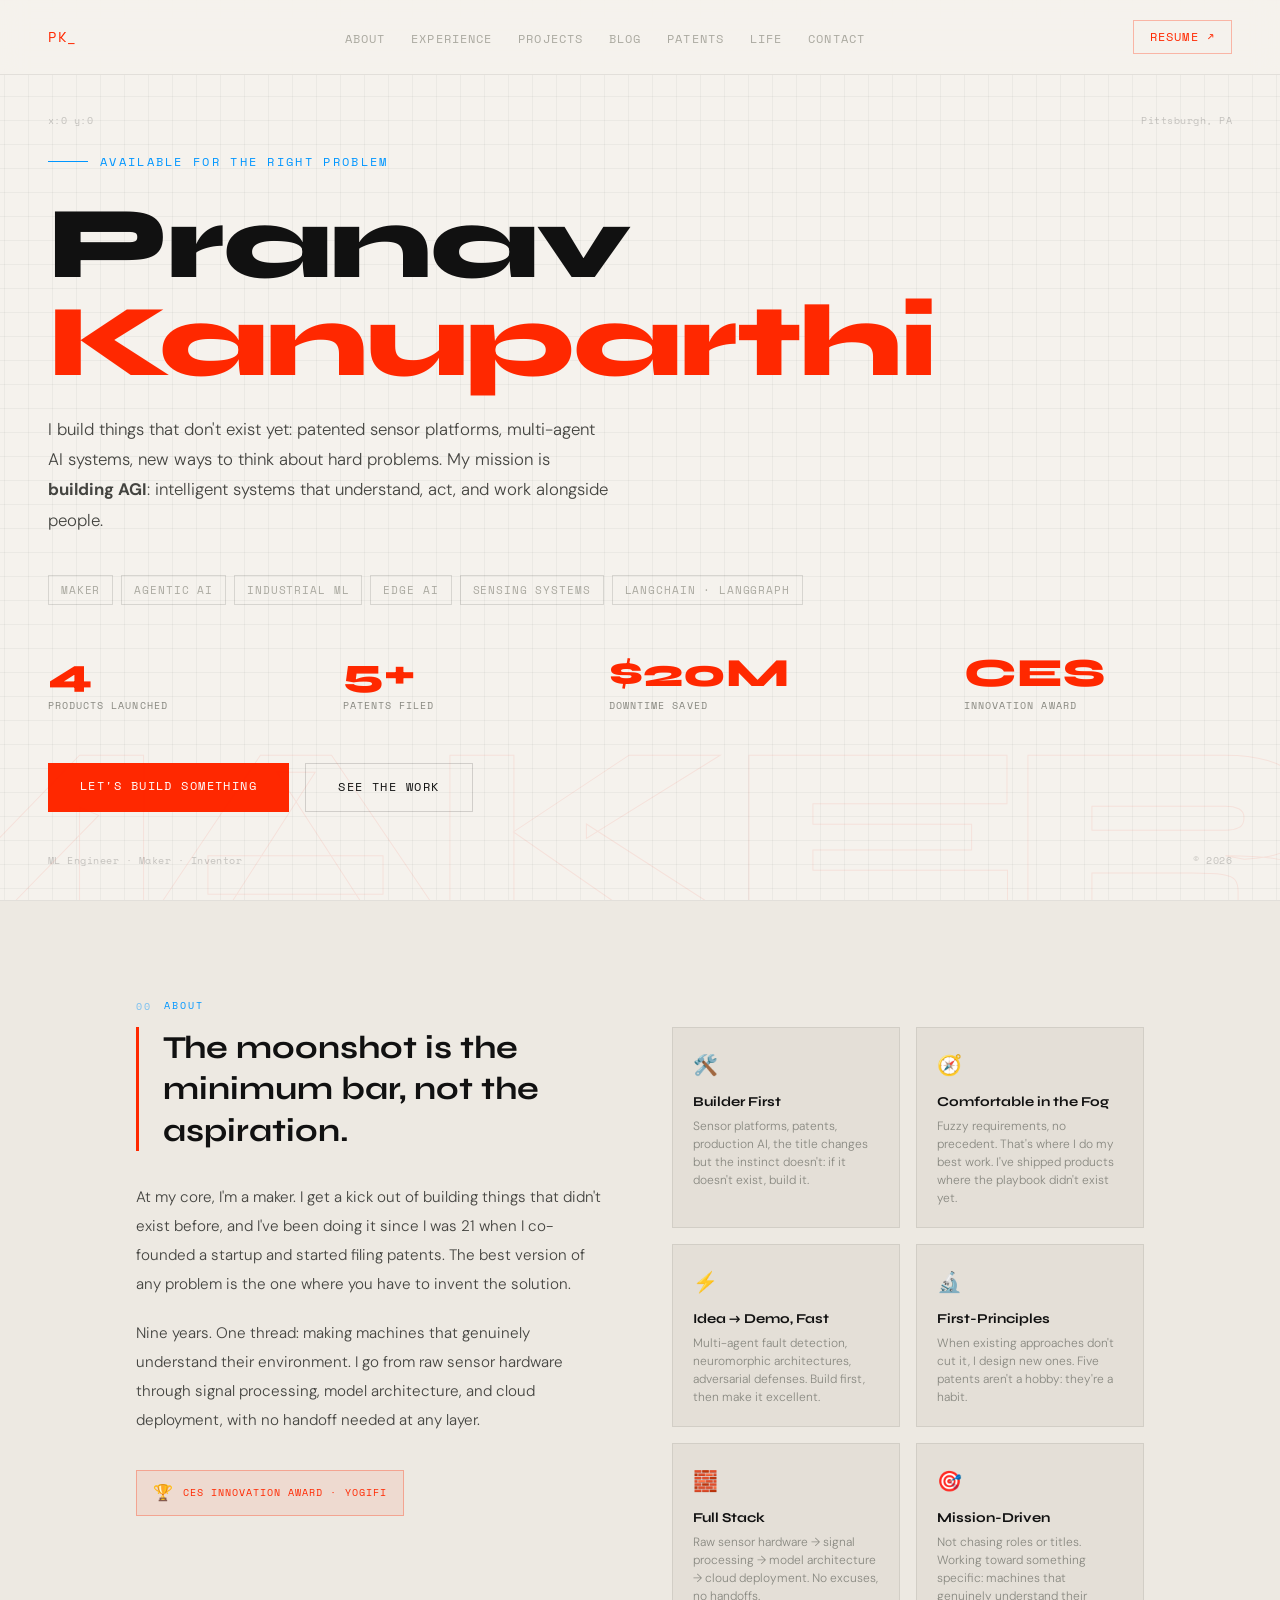
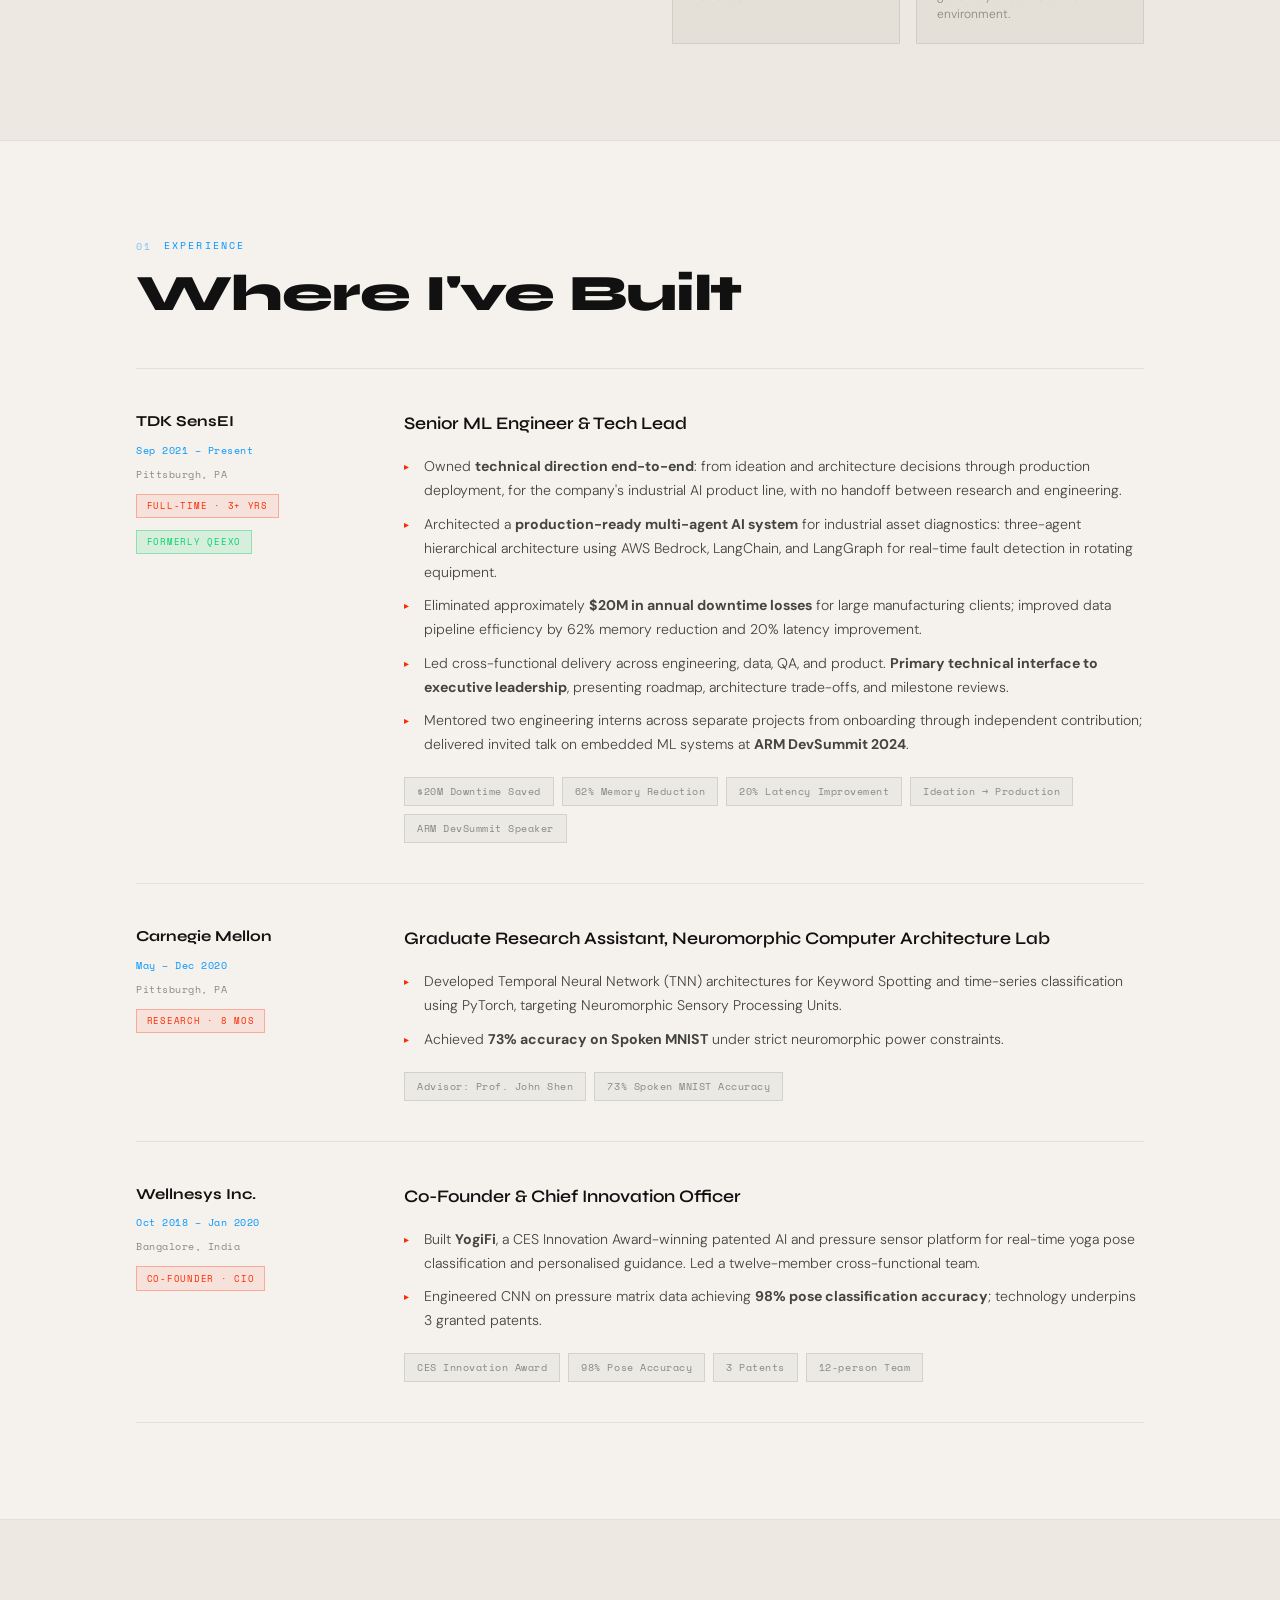
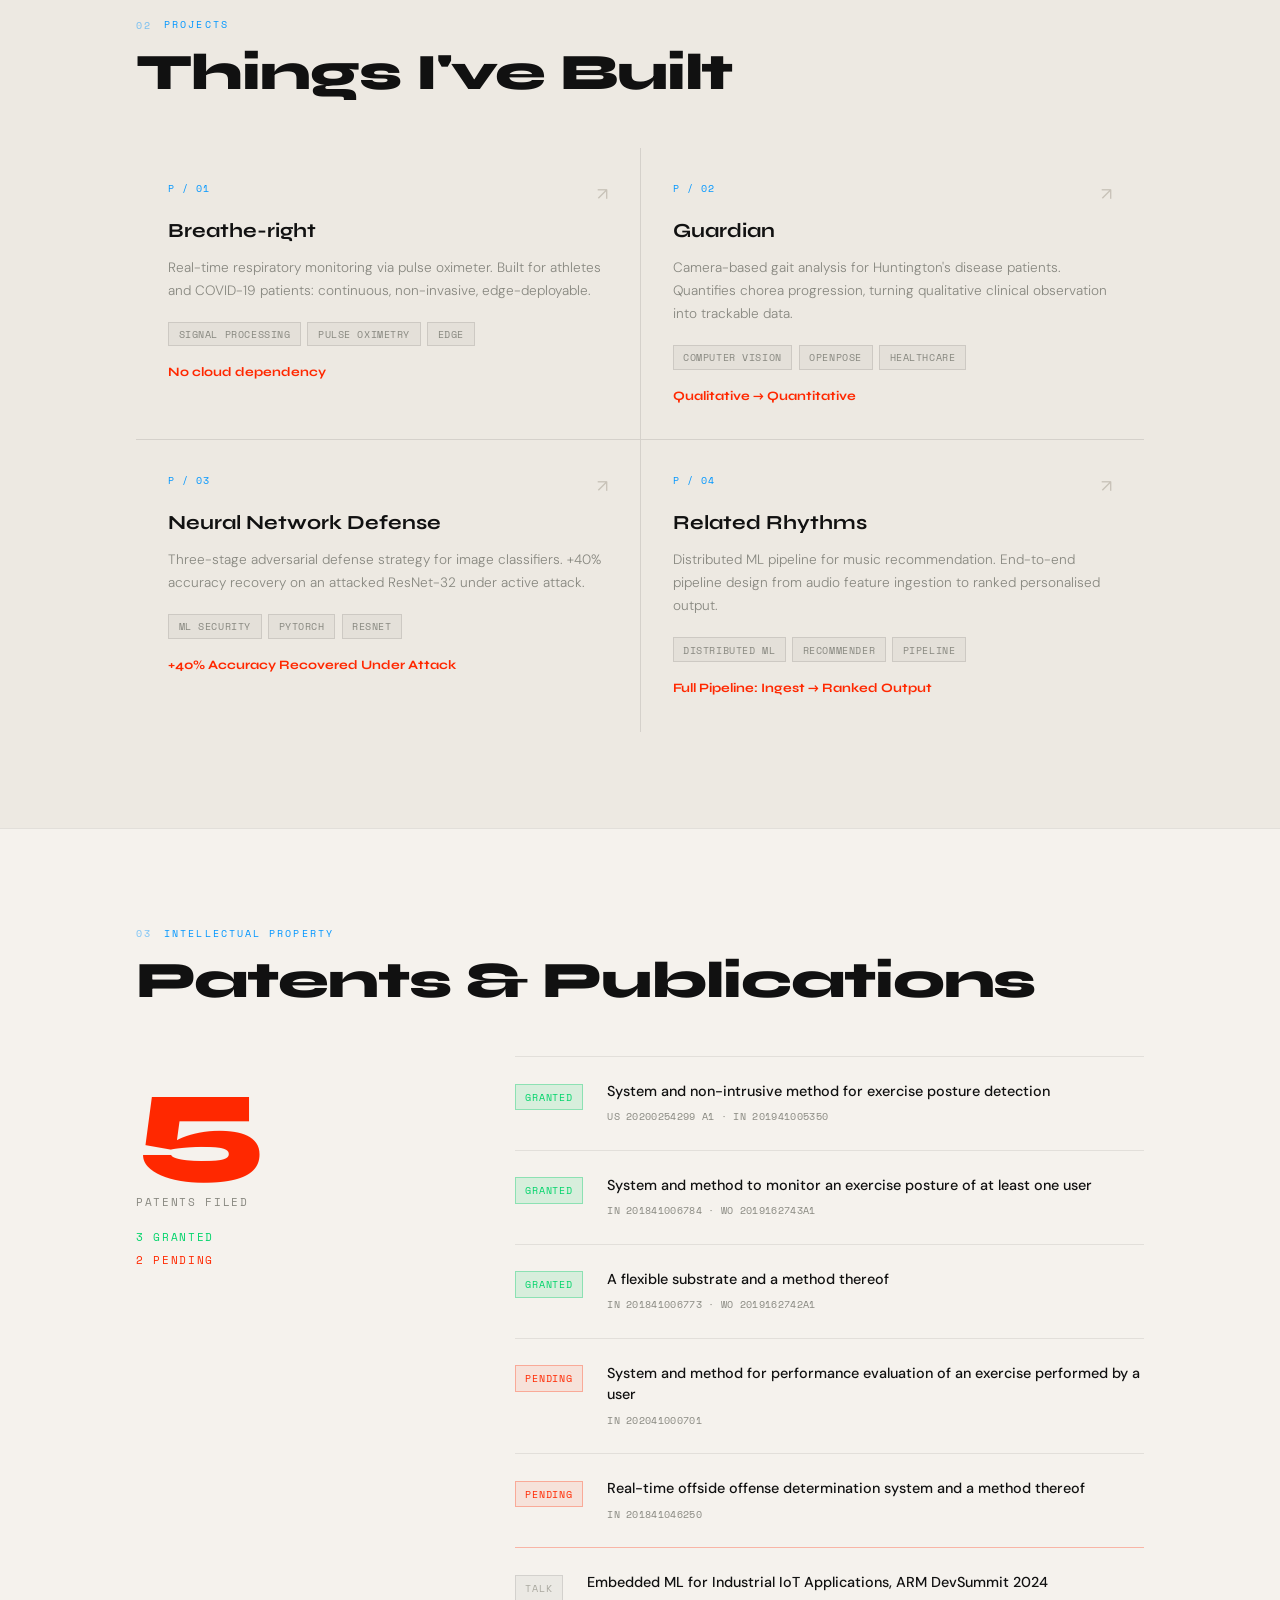
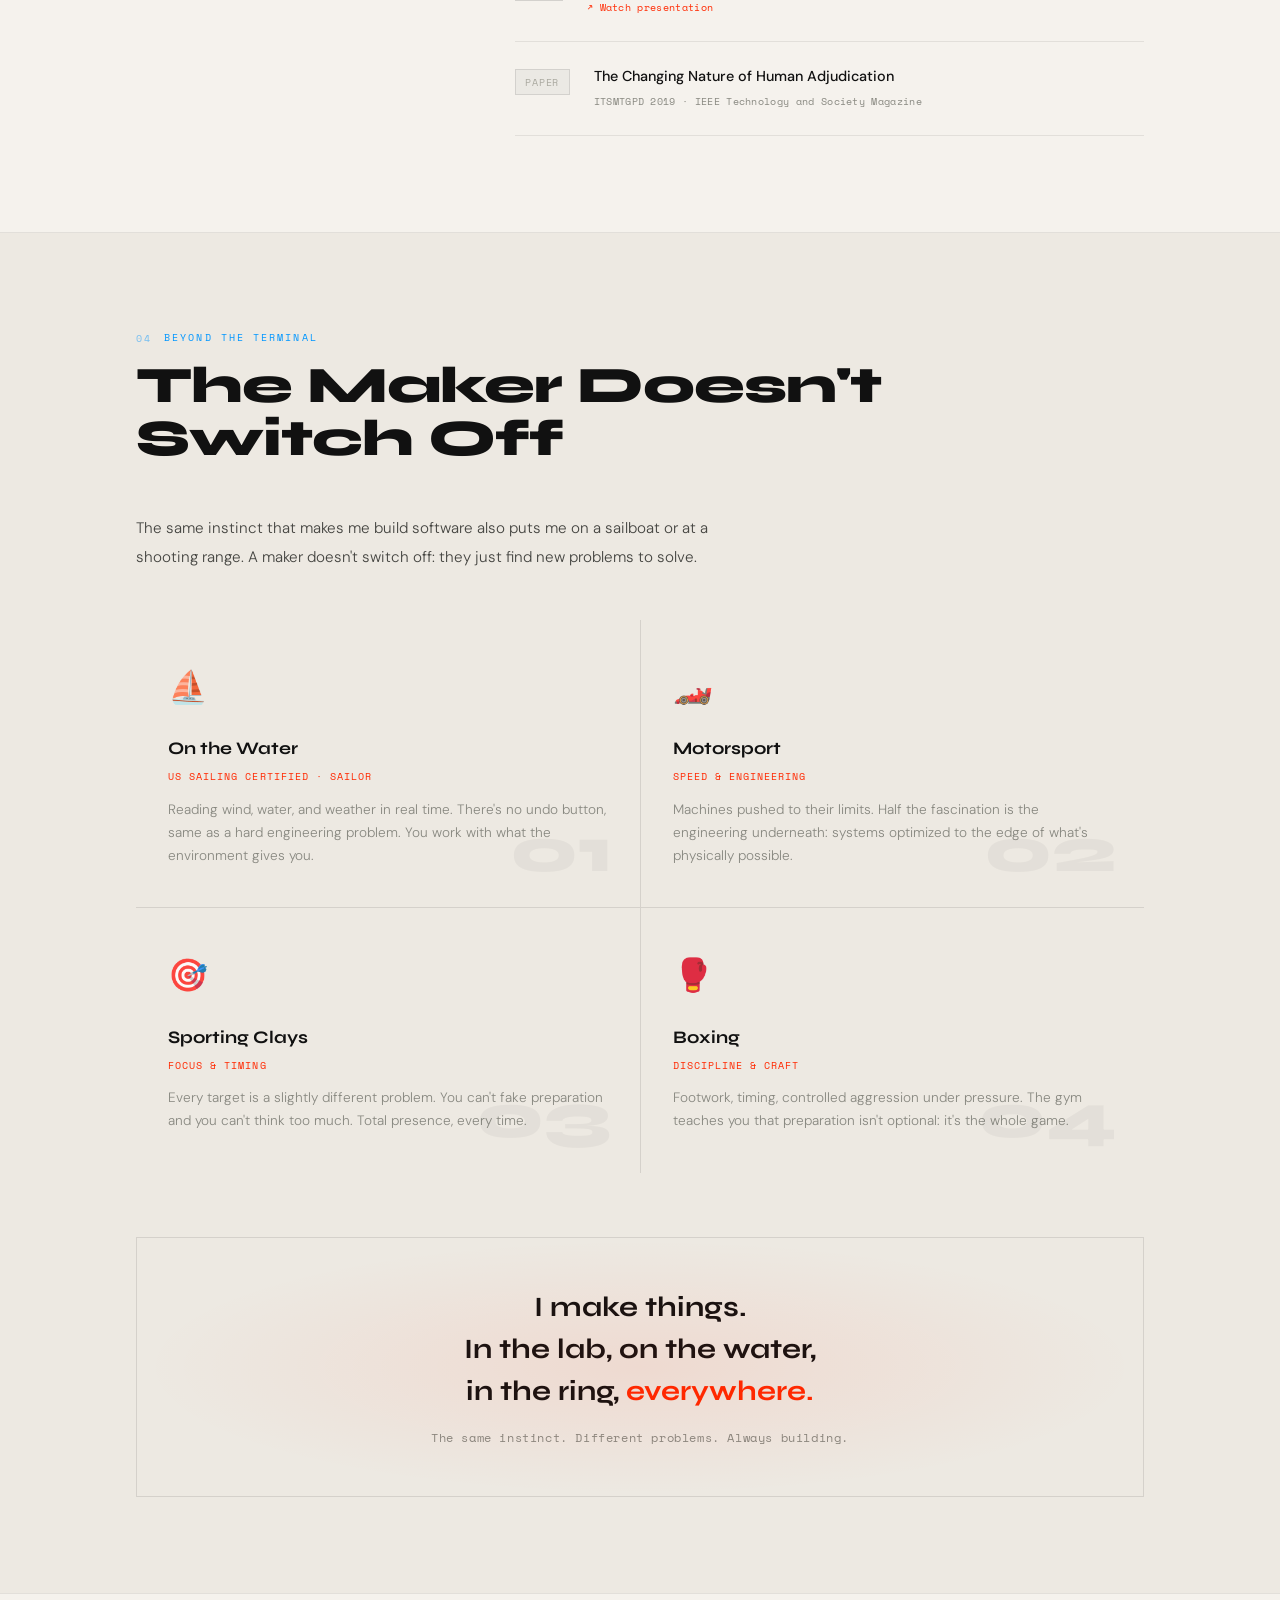
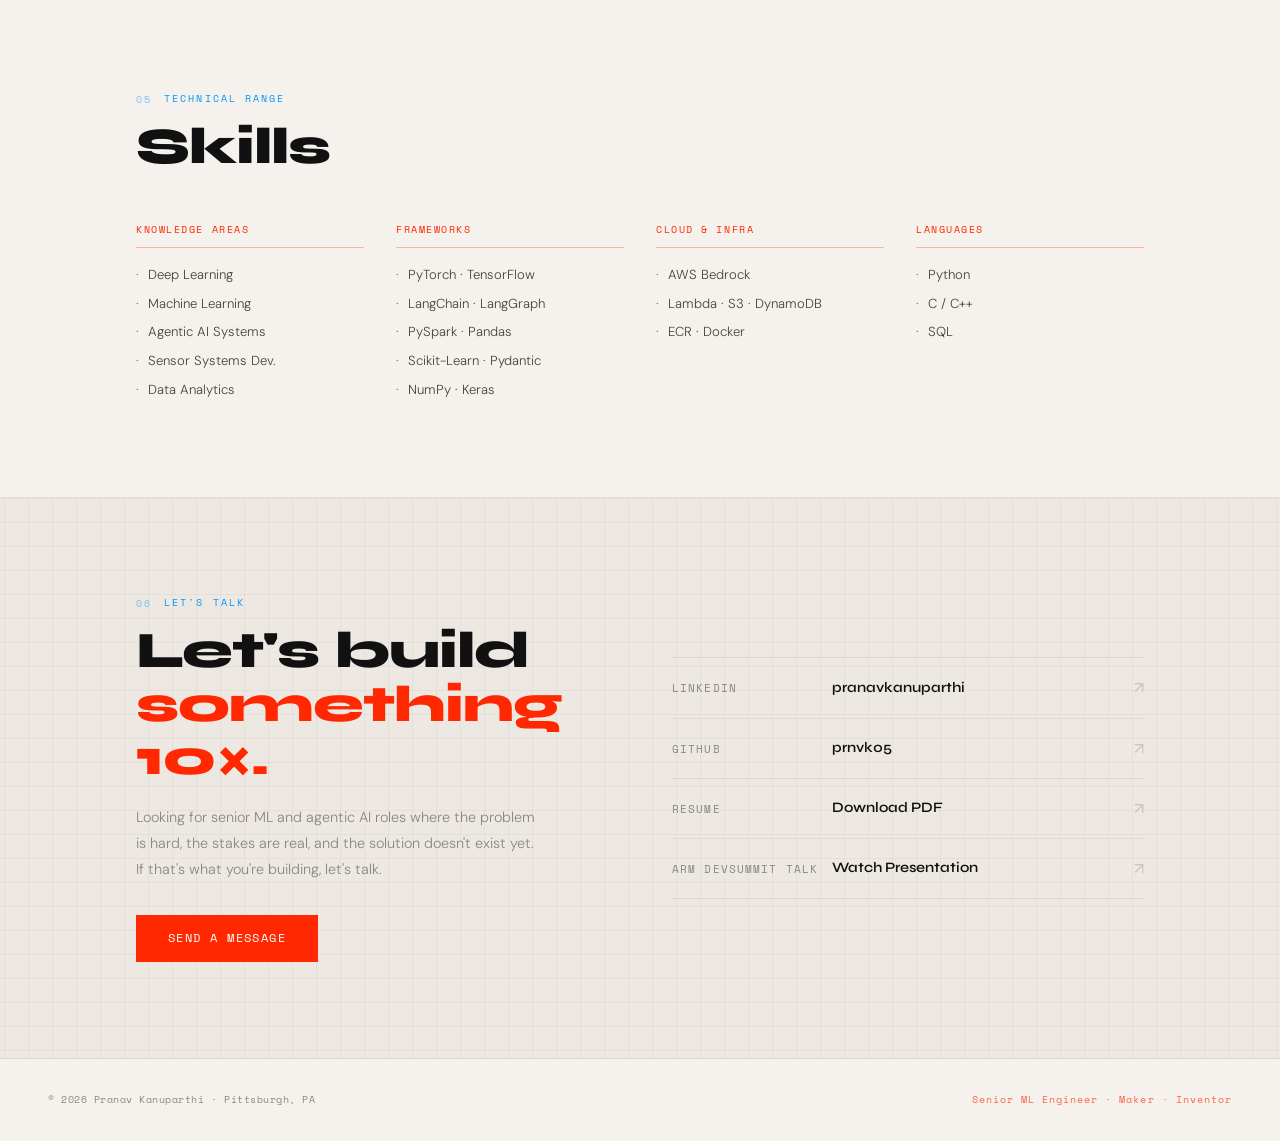
<file: index.html>
<!DOCTYPE html>
<html lang="en">
<head>
<meta charset="UTF-8">
<meta name="viewport" content="width=device-width, initial-scale=1.0">
<title>Pranav Kanuparthi — ML Engineer, Maker &amp; Inventor</title>
<meta name="description" content="I build things that don't exist yet. Senior ML Engineer, maker, and AGI builder. CES Innovation Award. 5 patents. CMU M.S." />
<link rel="preconnect" href="https://fonts.googleapis.com">
<link rel="preconnect" href="https://fonts.gstatic.com" crossorigin>
<link href="https://fonts.googleapis.com/css2?family=Space+Mono:ital,wght@0,400;0,700;1,400&family=Syne:wght@400;600;700;800&family=DM+Sans:ital,opsz,wght@0,9..40,300;0,9..40,400;0,9..40,500;1,9..40,300&display=swap" rel="stylesheet">
<style>
  :root {
    --black: #f5f2ed;
    --dark: #ede9e2;
    --dark2: #e4dfd7;
    --dark3: #dbd5cc;
    --mid: #c8c2b8;
    --muted: #888880;
    --faint: #aaa9a0;
    --light: #444440;
    --white: #111111;
    --amber: #FF2800;
    --amber2: #ff4d2e;
    --amber-glow: rgba(255, 40, 0, 0.08);
    --amber-line: rgba(255, 40, 0, 0.3);
    --grid: rgba(0,0,0,0.04);
    --blue: #0096FF;
    --blue-glow: rgba(0,150,255,0.08);
    --blue-line: rgba(0,150,255,0.3);
    --green: #00d46a;
    --green-glow: rgba(0, 200, 100, 0.12);
    --green-line: rgba(0, 200, 100, 0.35);
    --font-display: 'Syne', sans-serif;
    --font-mono: 'Space Mono', monospace;
    --font-body: 'DM Sans', sans-serif;
  }

  *, *::before, *::after { box-sizing: border-box; margin: 0; padding: 0; }

  html { scroll-behavior: smooth; }

  body {
    background: var(--black);
    color: var(--white);
    font-family: var(--font-body);
    font-size: 16px;
    line-height: 1.7;
    overflow-x: hidden;
    -webkit-user-select: none;
    user-select: none;
  }

  /* ── NAV ── */
  nav {
    position: fixed;
    top: 0; left: 0; right: 0;
    z-index: 100;
    display: flex;
    align-items: center;
    justify-content: space-between;
    padding: 1.25rem 3rem;
    background: rgba(245,242,237,0.9);
    backdrop-filter: blur(12px);
    border-bottom: 1px solid rgba(0,0,0,0.08);
  }

  .nav-logo {
    font-family: var(--font-mono);
    font-size: 0.85rem;
    color: var(--amber);
    text-decoration: none;
    letter-spacing: 0.05em;
  }

  .nav-links {
    display: flex;
    gap: clamp(0.8rem, 2vw, 2.5rem);
    list-style: none;
  }

  .nav-links a {
    font-family: var(--font-mono);
    font-size: 0.72rem;
    color: var(--faint);
    text-decoration: none;
    letter-spacing: 0.1em;
    text-transform: uppercase;
    transition: color 0.2s;
  }

  .nav-links a:hover { color: var(--amber); }

  .nav-right { display: flex; align-items: center; gap: 1rem; }

  .nav-resume {
    font-family: var(--font-mono);
    font-size: 0.72rem;
    color: var(--amber);
    text-decoration: none;
    border: 1px solid var(--amber-line);
    padding: 0.4rem 1rem;
    letter-spacing: 0.1em;
    text-transform: uppercase;
    transition: all 0.2s;
  }

  .nav-resume:hover { background: var(--amber-glow); }

  .nav-hamburger {
    display: none;
    flex-direction: column;
    justify-content: center;
    gap: 5px;
    cursor: pointer;
    padding: 6px 4px;
    background: none;
    border: none;
  }
  .nav-hamburger span { display: block; width: 22px; height: 2px; background: var(--faint); transition: transform 0.3s, opacity 0.3s; transform-origin: center; }
  .nav-hamburger.open span:nth-child(1) { transform: translateY(7px) rotate(45deg); }
  .nav-hamburger.open span:nth-child(2) { opacity: 0; }
  .nav-hamburger.open span:nth-child(3) { transform: translateY(-7px) rotate(-45deg); }

  .nav-drawer {
    display: none;
    position: fixed;
    top: 61px; left: 0; right: 0;
    background: rgba(245,242,237,0.97);
    backdrop-filter: blur(20px);
    border-bottom: 1px solid rgba(0,0,0,0.08);
    z-index: 98;
    padding: 1rem 1.5rem 1.5rem;
    flex-direction: column;
  }
  .nav-drawer.open { display: flex; }
  .nav-drawer a {
    font-family: var(--font-mono);
    font-size: 0.75rem;
    letter-spacing: 0.1em;
    text-transform: uppercase;
    color: var(--faint);
    text-decoration: none;
    padding: 0.9rem 0;
    border-bottom: 1px solid rgba(0,0,0,0.06);
    transition: color 0.2s;
  }
  .nav-drawer a:last-child { border-bottom: none; }
  .nav-drawer a:hover { color: var(--amber); }

  /* ── HERO ── */
  #hero {
    position: relative;
    min-height: 100vh;
    display: flex;
    flex-direction: column;
    justify-content: center;
    padding: 8rem 3rem 4rem;
    overflow: hidden;
    z-index: 1;
    background-color: var(--black);
    background-image:
      linear-gradient(var(--grid) 1px, transparent 1px),
      linear-gradient(90deg, var(--grid) 1px, transparent 1px);
    background-size: 24px 24px;
    background-position: center top;
  }

  .hero-label {
    font-family: var(--font-mono);
    font-size: 0.72rem;
    color: var(--blue);
    letter-spacing: 0.2em;
    text-transform: uppercase;
    margin-bottom: 1.5rem;
    display: flex;
    align-items: center;
    gap: 0.75rem;
  }

  .hero-label::before {
    content: '';
    display: inline-block;
    width: 40px;
    height: 1px;
    background: var(--blue);
  }

  h1.hero-name {
    font-family: var(--font-display);
    font-size: clamp(3.5rem, 8vw, 7rem);
    font-weight: 800;
    line-height: 0.95;
    letter-spacing: -0.02em;
    color: var(--white);
    margin-bottom: 1.5rem;
  }

  h1.hero-name span { color: var(--amber); }

  .hero-desc {
    max-width: 560px;
    font-size: 1.05rem;
    font-weight: 300;
    color: var(--light);
    line-height: 1.8;
    margin-bottom: 2.5rem;
  }

  .hero-tags {
    display: flex;
    flex-wrap: wrap;
    gap: 0.5rem;
    margin-bottom: 3rem;
  }

  .tag {
    font-family: var(--font-mono);
    font-size: 0.68rem;
    color: var(--faint);
    border: 1px solid rgba(0,0,0,0.12);
    padding: 0.3rem 0.75rem;
    letter-spacing: 0.08em;
    text-transform: uppercase;
  }

  .hero-stats {
    display: grid;
    grid-template-columns: repeat(4, auto);
    gap: 3rem;
    margin-bottom: 3rem;
  }

  .stat { display: flex; flex-direction: column; gap: 0.25rem; }

  .stat-num {
    font-family: var(--font-display);
    font-size: 2.5rem;
    font-weight: 800;
    color: var(--amber);
    line-height: 1;
  }

  .stat-label {
    font-family: var(--font-mono);
    font-size: 0.65rem;
    color: var(--muted);
    text-transform: uppercase;
    letter-spacing: 0.1em;
  }

  .hero-ctas { display: flex; gap: 1rem; }

  .btn-primary {
    font-family: var(--font-mono);
    font-size: 0.75rem;
    letter-spacing: 0.12em;
    text-transform: uppercase;
    color: #ffffff;
    background: var(--amber);
    border: none;
    padding: 0.85rem 2rem;
    text-decoration: none;
    transition: all 0.2s;
    display: inline-block;
    cursor: pointer;
  }

  .btn-primary:hover { background: var(--amber2); }

  .btn-secondary {
    font-family: var(--font-mono);
    font-size: 0.75rem;
    letter-spacing: 0.12em;
    text-transform: uppercase;
    color: var(--white);
    background: transparent;
    border: 1px solid rgba(0,0,0,0.15);
    padding: 0.85rem 2rem;
    text-decoration: none;
    transition: all 0.2s;
    display: inline-block;
  }

  .btn-secondary:hover { border-color: var(--amber); color: var(--amber); }

  /* Decorative corner marks */
  .hero-corner {
    position: absolute;
    font-family: var(--font-mono);
    font-size: 0.6rem;
    color: rgba(0,0,0,0.2);
    letter-spacing: 0.05em;
  }

  .hero-corner.tl { top: 7rem; left: 3rem; }
  .hero-corner.tr { top: 7rem; right: 3rem; }
  .hero-corner.bl { bottom: 2rem; left: 3rem; }
  .hero-corner.br { bottom: 2rem; right: 3rem; }

  /* Large background text */
  .hero-bg-text {
    position: absolute;
    right: -2rem;
    bottom: -4rem;
    font-family: var(--font-display);
    font-size: clamp(8rem, 20vw, 18rem);
    font-weight: 800;
    color: transparent;
    -webkit-text-stroke: 1px rgba(255,40,0,0.08);
    letter-spacing: -0.05em;
    pointer-events: none;
    user-select: none;
    line-height: 1;
  }

  /* ── SECTIONS ── */
  section { position: relative; z-index: 1; }

  .section-inner {
    max-width: 1104px;
    margin: 0 auto;
    padding: 6rem 3rem;
  }

  .section-label {
    font-family: var(--font-mono);
    font-size: 0.65rem;
    color: var(--blue);
    letter-spacing: 0.2em;
    text-transform: uppercase;
    margin-bottom: 0.75rem;
    display: flex;
    align-items: center;
    gap: 0.75rem;
  }

  .section-label::before {
    content: attr(data-num);
    font-size: 0.6rem;
    color: rgba(0,150,255,0.5);
  }

  h2.section-title {
    font-family: var(--font-display);
    font-size: clamp(2rem, 4vw, 3.5rem);
    font-weight: 800;
    line-height: 1.05;
    letter-spacing: -0.02em;
    margin-bottom: 3rem;
    color: var(--white);
  }

  .divider { border: none; border-top: 1px solid rgba(0,0,0,0.08); margin: 0; }

  /* ── THESIS ── */
  #thesis { background: var(--dark); }

  .thesis-grid {
    display: grid;
    grid-template-columns: 1fr 1fr;
    gap: 4rem;
    align-items: start;
  }

  .thesis-pull {
    font-family: var(--font-display);
    font-size: clamp(1.4rem, 2.5vw, 2rem);
    font-weight: 700;
    line-height: 1.3;
    color: var(--white);
    border-left: 3px solid var(--amber);
    padding-left: 1.5rem;
    margin-bottom: 2rem;
  }

  .thesis-body {
    color: var(--light);
    font-weight: 300;
    font-size: 0.95rem;
    line-height: 1.9;
    margin-bottom: 1.25rem;
  }

  .traits-grid {
    display: grid;
    grid-template-columns: 1fr 1fr;
    gap: 1rem;
  }

  .trait-card {
    background: var(--dark2);
    border: 1px solid rgba(0,0,0,0.08);
    padding: 1.25rem;
    transition: border-color 0.2s;
  }

  .trait-card:hover { border-color: var(--amber-line); }

  .trait-icon { font-size: 1.25rem; margin-bottom: 0.5rem; display: block; }

  .trait-title {
    font-family: var(--font-display);
    font-size: 0.85rem;
    font-weight: 700;
    color: var(--white);
    margin-bottom: 0.25rem;
  }

  .trait-sub { font-size: 0.75rem; color: var(--muted); font-weight: 300; line-height: 1.5; }

  /* ── EXPERIENCE ── */
  #experience { background: var(--black); }

  .exp-item {
    display: grid;
    grid-template-columns: 220px 1fr;
    gap: 3rem;
    padding: 2.5rem 0;
    border-top: 1px solid rgba(0,0,0,0.08);
  }

  .exp-item:last-child { border-bottom: 1px solid rgba(0,0,0,0.08); }

  .exp-meta { display: flex; flex-direction: column; gap: 0.4rem; }

  .exp-company {
    font-family: var(--font-display);
    font-size: 0.95rem;
    font-weight: 700;
    color: var(--white);
  }

  .exp-period {
    font-family: var(--font-mono);
    font-size: 0.65rem;
    color: var(--blue);
    letter-spacing: 0.05em;
  }

  .exp-location {
    font-family: var(--font-mono);
    font-size: 0.65rem;
    color: var(--muted);
    letter-spacing: 0.05em;
  }

  .exp-badge {
    display: inline-block;
    font-family: var(--font-mono);
    font-size: 0.58rem;
    padding: 0.2rem 0.6rem;
    background: var(--amber-glow);
    color: var(--amber);
    border: 1px solid var(--amber-line);
    letter-spacing: 0.08em;
    text-transform: uppercase;
    margin-top: 0.25rem;
    width: fit-content;
  }

  .exp-badge.green {
    margin-top: 0.35rem;
    background: var(--green-glow);
    color: var(--green);
    border-color: var(--green-line);
  }

  .exp-role {
    font-family: var(--font-display);
    font-size: 1.1rem;
    font-weight: 600;
    color: var(--white);
    margin-bottom: 1rem;
  }

  .exp-bullets {
    list-style: none;
    display: flex;
    flex-direction: column;
    gap: 0.6rem;
  }

  .exp-bullets li {
    font-size: 0.88rem;
    color: var(--light);
    font-weight: 300;
    padding-left: 1.25rem;
    position: relative;
    line-height: 1.7;
  }

  .exp-bullets li::before {
    content: '▸';
    position: absolute;
    left: 0;
    color: var(--amber);
    font-size: 0.6rem;
    top: 0.25rem;
  }

  .exp-metrics {
    display: flex;
    flex-wrap: wrap;
    gap: 0.5rem;
    margin-top: 1.25rem;
  }

  .metric-pill {
    font-family: var(--font-mono);
    font-size: 0.65rem;
    padding: 0.3rem 0.75rem;
    background: rgba(0,0,0,0.04);
    border: 1px solid rgba(0,0,0,0.1);
    color: var(--muted);
    letter-spacing: 0.05em;
  }

  /* ── PROJECTS ── */
  #projects { background: var(--dark); }

  .projects-grid {
    display: grid;
    grid-template-columns: repeat(2, 1fr);
    gap: 1px;
    background: rgba(0,0,0,0.1);
  }

  .project-card {
    background: var(--dark);
    padding: 2rem;
    position: relative;
    overflow: hidden;
    transition: background 0.2s;
    text-decoration: none;
    display: block;
  }

  .project-card:hover { background: var(--dark2); }

  .project-card::before {
    content: '';
    position: absolute;
    top: 0; left: 0; right: 0;
    height: 2px;
    background: var(--amber);
    transform: scaleX(0);
    transform-origin: left;
    transition: transform 0.3s;
  }

  .project-card:hover::before { transform: scaleX(1); }

  .project-num {
    font-family: var(--font-mono);
    font-size: 0.65rem;
    color: var(--blue);
    letter-spacing: 0.1em;
    margin-bottom: 1rem;
  }

  .project-title {
    font-family: var(--font-display);
    font-size: 1.25rem;
    font-weight: 700;
    color: var(--white);
    margin-bottom: 0.5rem;
  }

  .project-desc {
    font-size: 0.85rem;
    font-weight: 300;
    color: var(--muted);
    line-height: 1.7;
    margin-bottom: 1.25rem;
  }

  .project-tags { display: flex; flex-wrap: wrap; gap: 0.4rem; }

  .project-tag {
    font-family: var(--font-mono);
    font-size: 0.6rem;
    padding: 0.2rem 0.6rem;
    background: rgba(0,0,0,0.04);
    border: 1px solid rgba(0,0,0,0.1);
    color: var(--muted);
    letter-spacing: 0.06em;
    text-transform: uppercase;
  }

  .project-highlight {
    font-family: var(--font-display);
    font-size: 0.8rem;
    font-weight: 700;
    color: var(--amber);
    margin-top: 1rem;
  }

  .project-arrow {
    position: absolute;
    top: 2rem; right: 2rem;
    color: var(--mid);
    font-size: 1.1rem;
    transition: color 0.2s, transform 0.2s;
  }

  .project-card:hover .project-arrow { color: var(--amber); transform: translate(3px, -3px); }

  /* ── PATENTS ── */
  #patents { background: var(--black); }

  .patents-layout {
    display: grid;
    grid-template-columns: 1fr 2fr;
    gap: 4rem;
    align-items: start;
  }

  .patents-count { position: sticky; top: 8rem; }

  .patents-big-num {
    font-family: var(--font-display);
    font-size: 8rem;
    font-weight: 800;
    color: var(--amber);
    line-height: 1;
  }

  .patents-sub {
    font-family: var(--font-mono);
    font-size: 0.7rem;
    color: var(--muted);
    text-transform: uppercase;
    letter-spacing: 0.15em;
    margin-top: 0.5rem;
  }

  .patents-granted-label { margin-top: 1rem; color: var(--green); font-family: var(--font-mono); font-size: 0.7rem; text-transform: uppercase; letter-spacing: 0.15em; }
  .patents-pending-label { margin-top: 0.25rem; color: var(--amber); font-family: var(--font-mono); font-size: 0.7rem; text-transform: uppercase; letter-spacing: 0.15em; }

  .patent-list { display: flex; flex-direction: column; gap: 0; }

  .patent-item {
    padding: 1.5rem 0;
    border-top: 1px solid rgba(0,0,0,0.08);
    display: grid;
    grid-template-columns: auto 1fr;
    gap: 1.5rem;
    align-items: start;
  }

  .patent-item:last-child { border-bottom: 1px solid rgba(0,0,0,0.08); }
  .patent-item.talk-row { border-top-color: var(--amber-line); }

  .patent-status {
    font-family: var(--font-mono);
    font-size: 0.6rem;
    padding: 0.25rem 0.6rem;
    letter-spacing: 0.08em;
    text-transform: uppercase;
    white-space: nowrap;
    margin-top: 0.15rem;
  }

  .patent-status.granted {
    background: var(--green-glow);
    color: var(--green);
    border: 1px solid var(--green-line);
  }

  .patent-status.pending {
    background: var(--amber-glow);
    color: var(--amber);
    border: 1px solid var(--amber-line);
  }

  .patent-status.talk,
  .patent-status.paper {
    background: rgba(0,0,0,0.04);
    color: var(--faint);
    border: 1px solid rgba(0,0,0,0.1);
  }

  .patent-title {
    font-size: 0.9rem;
    font-weight: 500;
    color: var(--white);
    line-height: 1.5;
    margin-bottom: 0.35rem;
  }

  .patent-num {
    font-family: var(--font-mono);
    font-size: 0.65rem;
    color: var(--muted);
    letter-spacing: 0.03em;
  }

  .patent-num a { color: var(--amber); text-decoration: none; }
  .patent-num a:hover { text-decoration: underline; }

  /* ── LIFE ── */
  #life { background: var(--dark); }

  .life-intro { max-width: 600px; margin-bottom: 3rem; }

  .life-body { font-size: 0.95rem; font-weight: 300; color: var(--light); line-height: 1.9; }

  .life-grid {
    display: grid;
    grid-template-columns: repeat(2, 1fr);
    gap: 1px;
    background: rgba(0,0,0,0.1);
    margin-bottom: 4rem;
  }

  .life-card {
    background: var(--dark);
    padding: 2.5rem 2rem;
    position: relative;
    overflow: hidden;
  }

  .life-card-icon { font-size: 2rem; margin-bottom: 1.25rem; display: block; opacity: 0.85; }

  .life-card-title {
    font-family: var(--font-display);
    font-size: 1.1rem;
    font-weight: 700;
    color: var(--white);
    margin-bottom: 0.25rem;
  }

  .life-card-sub {
    font-family: var(--font-mono);
    font-size: 0.65rem;
    color: var(--amber);
    letter-spacing: 0.1em;
    text-transform: uppercase;
    margin-bottom: 0.75rem;
  }

  .life-card-desc { font-size: 0.85rem; font-weight: 300; color: var(--muted); line-height: 1.7; }

  .life-card-num {
    position: absolute;
    bottom: 1.5rem; right: 1.75rem;
    font-family: var(--font-display);
    font-size: 4rem;
    font-weight: 800;
    color: rgba(0,0,0,0.04);
    line-height: 1;
    pointer-events: none;
  }

  .life-manifesto {
    border: 1px solid rgba(0,0,0,0.1);
    padding: 3rem;
    text-align: center;
    position: relative;
    overflow: hidden;
  }

  .life-manifesto::before {
    content: '';
    position: absolute;
    inset: 0;
    background: radial-gradient(ellipse at center, var(--amber-glow) 0%, transparent 70%);
    pointer-events: none;
  }

  .manifesto-text {
    font-family: var(--font-display);
    font-size: clamp(1.2rem, 2.5vw, 1.75rem);
    font-weight: 700;
    line-height: 1.5;
    color: var(--white);
    margin-bottom: 1rem;
  }

  .manifesto-text em { color: var(--amber); font-style: normal; }

  .manifesto-sub {
    font-family: var(--font-mono);
    font-size: 0.75rem;
    color: var(--muted);
    letter-spacing: 0.05em;
  }

  /* ── SKILLS ── */
  #skills { background: var(--black); }

  .skills-grid {
    display: grid;
    grid-template-columns: repeat(4, 1fr);
    gap: 2rem;
  }

  .skill-group-title {
    font-family: var(--font-mono);
    font-size: 0.65rem;
    color: var(--amber);
    text-transform: uppercase;
    letter-spacing: 0.15em;
    margin-bottom: 1rem;
    padding-bottom: 0.5rem;
    border-bottom: 1px solid var(--amber-line);
  }

  .skill-list { list-style: none; display: flex; flex-direction: column; gap: 0.4rem; }

  .skill-list li {
    font-size: 0.82rem;
    color: var(--light);
    font-weight: 300;
    padding-left: 0.75rem;
    position: relative;
  }

  .skill-list li::before { content: '·'; position: absolute; left: 0; color: var(--amber); }

  /* ── CONTACT ── */
  #contact {
    background-color: var(--dark);
    background-image:
      linear-gradient(var(--grid) 1px, transparent 1px),
      linear-gradient(90deg, var(--grid) 1px, transparent 1px);
    background-size: 24px 24px;
    background-position: center top;
  }

  .contact-inner {
    display: grid;
    grid-template-columns: 1fr 1fr;
    gap: 4rem;
    align-items: center;
  }

  .contact-heading {
    font-family: var(--font-display);
    font-size: clamp(2rem, 4vw, 3.5rem);
    font-weight: 800;
    line-height: 1.05;
    letter-spacing: -0.02em;
    margin-bottom: 1.25rem;
  }

  .contact-heading em { color: var(--amber); font-style: normal; display: block; }

  .contact-desc {
    font-size: 0.9rem;
    color: var(--muted);
    font-weight: 300;
    line-height: 1.8;
    margin-bottom: 2rem;
    max-width: 400px;
  }

  .contact-links { display: flex; flex-direction: column; gap: 0; }

  .contact-link {
    display: grid;
    grid-template-columns: 10rem 1fr 1.5rem;
    align-items: center;
    padding: 1rem 0;
    border-bottom: 1px solid rgba(0,0,0,0.08);
    text-decoration: none;
    transition: padding-left 0.2s;
  }

  .contact-link:first-child { border-top: 1px solid rgba(0,0,0,0.08); }
  .contact-link:hover { padding-left: 0.5rem; }

  .contact-link-label {
    font-family: var(--font-mono);
    font-size: 0.7rem;
    color: var(--muted);
    letter-spacing: 0.1em;
    text-transform: uppercase;
  }

  .contact-link-value {
    font-family: var(--font-display);
    font-size: 0.9rem;
    font-weight: 600;
    color: var(--white);
    transition: color 0.2s;
  }

  .contact-link:hover .contact-link-value { color: var(--amber); }

  .contact-link-arrow {
    color: var(--mid);
    font-size: 1rem;
    text-align: right;
    transition: transform 0.2s, color 0.2s;
  }

  .contact-link:hover .contact-link-arrow { color: var(--amber); transform: translate(4px, -4px); }

  /* ── AWARD BADGE ── */
  .award-badge {
    display: inline-flex;
    align-items: center;
    gap: 0.6rem;
    padding: 0.5rem 1rem;
    background: var(--amber-glow);
    border: 1px solid var(--amber-line);
    margin-top: 1rem;
  }

  .award-badge-icon { font-size: 1rem; }

  .award-badge-text {
    font-family: var(--font-mono);
    font-size: 0.65rem;
    color: var(--amber);
    letter-spacing: 0.1em;
    text-transform: uppercase;
  }

  /* ── FOOTER ── */
  footer {
    position: relative;
    z-index: 1;
    padding: 2rem 3rem;
    background: var(--black);
    border-top: 1px solid rgba(0,0,0,0.1);
    display: flex;
    align-items: center;
    justify-content: space-between;
  }

  .footer-copy { font-family: var(--font-mono); font-size: 0.65rem; color: var(--muted); letter-spacing: 0.05em; }
  .footer-mark { font-family: var(--font-mono); font-size: 0.65rem; color: var(--amber); letter-spacing: 0.1em; opacity: 0.7; }

  /* ── SCROLL ANIMATIONS ── */
  .fade-up { opacity: 0; transform: translateY(24px); transition: opacity 0.6s ease, transform 0.6s ease; }
  .fade-up.visible { opacity: 1; transform: translateY(0); }
  .fade-up:nth-child(1) { transition-delay: 0.05s; }
  .fade-up:nth-child(2) { transition-delay: 0.1s; }
  .fade-up:nth-child(3) { transition-delay: 0.15s; }
  .fade-up:nth-child(4) { transition-delay: 0.2s; }

  /* ── RESPONSIVE ── */
  @media (max-width: 900px) {
    nav { padding: 1rem 1.5rem; }
    .nav-links { display: none; }
    .nav-resume { display: none; }
    .nav-hamburger { display: flex; }
    #hero { padding: 7rem 1.5rem 3rem; }
    .hero-corner.tr { display: none; }
    .section-inner { padding: 4rem 1.5rem; }
    .hero-stats { grid-template-columns: repeat(2, auto); gap: 2rem; }
    .thesis-grid { grid-template-columns: 1fr; gap: 2.5rem; }
    .traits-grid { grid-template-columns: 1fr; }
    .exp-item { grid-template-columns: 1fr; gap: 0.5rem; }
    .projects-grid { grid-template-columns: 1fr; }
    .patents-layout { grid-template-columns: 1fr; gap: 2rem; }
    .patents-count { position: static; }
    .patents-big-num { font-size: 5rem; }
    .life-grid { grid-template-columns: 1fr; }
    .skills-grid { grid-template-columns: repeat(2, 1fr); }
    .contact-inner { grid-template-columns: 1fr; gap: 2.5rem; }
    footer { flex-direction: column; gap: 0.5rem; text-align: center; }
  }

  @media (max-width: 480px) {
    .hero-stats { grid-template-columns: repeat(2, auto); gap: 1.5rem; }
    .hero-ctas { flex-direction: column; }
    .skills-grid { grid-template-columns: 1fr; }
  }

  /* ── CUSTOM CURSOR ── */
  #cursor {
    display: none;
    position: fixed;
    top: 0;
    left: 0;
    width: 0;
    height: 0;
    pointer-events: none;
    z-index: 9999;
    will-change: transform;
  }

  @media (pointer: fine) {
    * { cursor: none !important; }
    #cursor { display: block; visibility: hidden; }
    #cursor.active { visibility: visible; }
  }

  .cursor-cross {
    position: absolute;
    transform: translate(-50%, -50%);
    width: 20px;
    height: 20px;
  }

  .cursor-cross::before {
    content: '';
    position: absolute;
    width: 20px;
    height: 1px;
    background: var(--amber);
    top: 9.5px;
    left: 0;
  }

  .cursor-cross::after {
    content: '';
    position: absolute;
    width: 1px;
    height: 20px;
    background: var(--amber);
    left: 9.5px;
    top: 0;
  }

  .cursor-coords {
    position: absolute;
    top: 8px;
    left: 8px;
    font-family: var(--font-mono);
    font-size: 0.55rem;
    color: var(--amber);
    letter-spacing: 0.04em;
    white-space: nowrap;
    line-height: 1;
  }
</style>
</head>
<body>

<!-- NAV -->
<nav>
  <a href="#hero" class="nav-logo">PK_</a>
  <ul class="nav-links">
    <li><a href="#thesis">About</a></li>
    <li><a href="#experience">Experience</a></li>
    <li><a href="#projects">Projects</a></li>
    <li><a href="/blog/">Blog</a></li>
    <li><a href="#patents">Patents</a></li>
    <li><a href="#life">Life</a></li>
    <li><a href="#contact">Contact</a></li>
  </ul>
  <div class="nav-right">
    <a href="https://drive.google.com/file/d/1uS7PuvZ6ZcvtGFDEi8jyIaxUTA9T_DV6/view" target="_blank" class="nav-resume">Resume ↗</a>
    <button class="nav-hamburger" id="hamburger" aria-label="Menu">
      <span></span><span></span><span></span>
    </button>
  </div>
</nav>

<nav class="nav-drawer" id="navDrawer">
  <a href="#thesis" onclick="closeDrawer()">About</a>
  <a href="#experience" onclick="closeDrawer()">Experience</a>
  <a href="#projects" onclick="closeDrawer()">Projects</a>
  <a href="/blog/" onclick="closeDrawer()">Blog</a>
  <a href="#patents" onclick="closeDrawer()">Patents</a>
  <a href="#life" onclick="closeDrawer()">Life</a>
  <a href="#contact" onclick="closeDrawer()">Contact</a>
  <a href="https://drive.google.com/file/d/1uS7PuvZ6ZcvtGFDEi8jyIaxUTA9T_DV6/view" target="_blank">Resume ↗</a>
</nav>

<!-- HERO -->
<section id="hero">
  <div class="hero-corner tl">x:0 y:0</div>
  <div class="hero-corner tr">Pittsburgh, PA</div>
  <div class="hero-corner bl">ML Engineer · Maker · Inventor</div>
  <div class="hero-corner br">© 2026</div>
  <div class="hero-bg-text">MAKER</div>

  <div class="hero-label">Available for the right problem</div>

  <h1 class="hero-name">Pranav<br><span>Kanuparthi</span></h1>

  <p class="hero-desc">
    I build things that don't exist yet: patented sensor platforms, multi-agent AI systems, new ways to think about hard problems. My mission is <strong>building AGI</strong>: intelligent systems that understand, act, and work alongside people.
  </p>

  <div class="hero-tags">
    <span class="tag">Maker</span>
    <span class="tag">Agentic AI</span>
    <span class="tag">Industrial ML</span>
    <span class="tag">Edge AI</span>
    <span class="tag">Sensing Systems</span>
    <span class="tag">LangChain · LangGraph</span>
  </div>

  <div class="hero-stats">
    <div class="stat">
      <div class="stat-num">4</div>
      <div class="stat-label">Products Launched</div>
    </div>
    <div class="stat">
      <div class="stat-num">5+</div>
      <div class="stat-label">Patents Filed</div>
    </div>
    <div class="stat">
      <div class="stat-num">$20M</div>
      <div class="stat-label">Downtime Saved</div>
    </div>
    <div class="stat">
      <div class="stat-num">CES</div>
      <div class="stat-label">Innovation Award</div>
    </div>
  </div>

  <div class="hero-ctas">
    <a href="#contact" class="btn-primary">Let's Build Something</a>
    <a href="#projects" class="btn-secondary">See the Work</a>
  </div>
</section>

<hr class="divider">

<!-- THESIS -->
<section id="thesis">
  <div class="section-inner">
    <div class="section-label" data-num="00">About</div>
    <div class="thesis-grid">
      <div>
        <p class="thesis-pull">The moonshot is the minimum bar, not the aspiration.</p>
        <p class="thesis-body">At my core, I'm a maker. I get a kick out of building things that didn't exist before, and I've been doing it since I was 21 when I co-founded a startup and started filing patents. The best version of any problem is the one where you have to invent the solution.</p>
        <p class="thesis-body">Nine years. One thread: making machines that genuinely understand their environment. I go from raw sensor hardware through signal processing, model architecture, and cloud deployment, with no handoff needed at any layer.</p>
        <div class="award-badge">
          <span class="award-badge-icon">🏆</span>
          <span class="award-badge-text">CES Innovation Award · YogiFi</span>
        </div>
      </div>
      <div class="traits-grid">
        <div class="trait-card fade-up">
          <span class="trait-icon">🛠️</span>
          <div class="trait-title">Builder First</div>
          <div class="trait-sub">Sensor platforms, patents, production AI, the title changes but the instinct doesn't: if it doesn't exist, build it.</div>
        </div>
        <div class="trait-card fade-up">
          <span class="trait-icon">🧭</span>
          <div class="trait-title">Comfortable in the Fog</div>
          <div class="trait-sub">Fuzzy requirements, no precedent. That's where I do my best work. I've shipped products where the playbook didn't exist yet.</div>
        </div>
        <div class="trait-card fade-up">
          <span class="trait-icon">⚡</span>
          <div class="trait-title">Idea → Demo, Fast</div>
          <div class="trait-sub">Multi-agent fault detection, neuromorphic architectures, adversarial defenses. Build first, then make it excellent.</div>
        </div>
        <div class="trait-card fade-up">
          <span class="trait-icon">🔬</span>
          <div class="trait-title">First-Principles</div>
          <div class="trait-sub">When existing approaches don't cut it, I design new ones. Five patents aren't a hobby: they're a habit.</div>
        </div>
        <div class="trait-card fade-up">
          <span class="trait-icon">🧱</span>
          <div class="trait-title">Full Stack</div>
          <div class="trait-sub">Raw sensor hardware → signal processing → model architecture → cloud deployment. No excuses, no handoffs.</div>
        </div>
        <div class="trait-card fade-up">
          <span class="trait-icon">🎯</span>
          <div class="trait-title">Mission-Driven</div>
          <div class="trait-sub">Not chasing roles or titles. Working toward something specific: machines that genuinely understand their environment.</div>
        </div>
      </div>
    </div>
  </div>
</section>

<hr class="divider">

<!-- EXPERIENCE -->
<section id="experience">
  <div class="section-inner">
    <div class="section-label" data-num="01">Experience</div>
    <h2 class="section-title">Where I've Built</h2>

    <div class="exp-item">
      <div class="exp-meta">
        <div class="exp-company">TDK SensEI</div>
        <div class="exp-period">Sep 2021 – Present</div>
        <div class="exp-location">Pittsburgh, PA</div>
        <div class="exp-badge">Full-time · 3+ yrs</div>
        <div class="exp-badge green">Formerly Qeexo</div>
      </div>
      <div class="exp-content">
        <div class="exp-role">Senior ML Engineer &amp; Tech Lead</div>
        <ul class="exp-bullets">
          <li>Owned <strong>technical direction end-to-end</strong>: from ideation and architecture decisions through production deployment, for the company's industrial AI product line, with no handoff between research and engineering.</li>
          <li>Architected a <strong>production-ready multi-agent AI system</strong> for industrial asset diagnostics: three-agent hierarchical architecture using AWS Bedrock, LangChain, and LangGraph for real-time fault detection in rotating equipment.</li>
          <li>Eliminated approximately <strong>$20M in annual downtime losses</strong> for large manufacturing clients; improved data pipeline efficiency by 62% memory reduction and 20% latency improvement.</li>
          <li>Led cross-functional delivery across engineering, data, QA, and product. <strong>Primary technical interface to executive leadership</strong>, presenting roadmap, architecture trade-offs, and milestone reviews.</li>
          <li>Mentored two engineering interns across separate projects from onboarding through independent contribution; delivered invited talk on embedded ML systems at <strong>ARM DevSummit 2024</strong>.</li>
        </ul>
        <div class="exp-metrics">
          <span class="metric-pill">$20M Downtime Saved</span>
          <span class="metric-pill">62% Memory Reduction</span>
          <span class="metric-pill">20% Latency Improvement</span>
          <span class="metric-pill">Ideation → Production</span>
          <span class="metric-pill">ARM DevSummit Speaker</span>
        </div>
      </div>
    </div>

    <div class="exp-item">
      <div class="exp-meta">
        <div class="exp-company">Carnegie Mellon</div>
        <div class="exp-period">May – Dec 2020</div>
        <div class="exp-location">Pittsburgh, PA</div>
        <div class="exp-badge">Research · 8 mos</div>
      </div>
      <div class="exp-content">
        <div class="exp-role">Graduate Research Assistant, Neuromorphic Computer Architecture Lab</div>
        <ul class="exp-bullets">
          <li>Developed Temporal Neural Network (TNN) architectures for Keyword Spotting and time-series classification using PyTorch, targeting Neuromorphic Sensory Processing Units.</li>
          <li>Achieved <strong>73% accuracy on Spoken MNIST</strong> under strict neuromorphic power constraints.</li>
        </ul>
        <div class="exp-metrics">
          <span class="metric-pill">Advisor: Prof. John Shen</span>
          <span class="metric-pill">73% Spoken MNIST Accuracy</span>
        </div>
      </div>
    </div>

    <div class="exp-item">
      <div class="exp-meta">
        <div class="exp-company">Wellnesys Inc.</div>
        <div class="exp-period">Oct 2018 – Jan 2020</div>
        <div class="exp-location">Bangalore, India</div>
        <div class="exp-badge">Co-Founder · CIO</div>
      </div>
      <div class="exp-content">
        <div class="exp-role">Co-Founder &amp; Chief Innovation Officer</div>
        <ul class="exp-bullets">
          <li>Built <strong>YogiFi</strong>, a CES Innovation Award-winning patented AI and pressure sensor platform for real-time yoga pose classification and personalised guidance. Led a twelve-member cross-functional team.</li>
          <li>Engineered CNN on pressure matrix data achieving <strong>98% pose classification accuracy</strong>; technology underpins 3 granted patents.</li>
        </ul>
        <div class="exp-metrics">
          <span class="metric-pill">CES Innovation Award</span>
          <span class="metric-pill">98% Pose Accuracy</span>
          <span class="metric-pill">3 Patents</span>
          <span class="metric-pill">12-person Team</span>
        </div>
      </div>
    </div>
  </div>
</section>

<hr class="divider">

<!-- PROJECTS -->
<section id="projects">
  <div class="section-inner">
    <div class="section-label" data-num="02">Projects</div>
    <h2 class="section-title">Things I've Built</h2>
    <div class="projects-grid">

      <a href="https://github.com/prnvk05/CMU-17722-Project-Breatheright" target="_blank" class="project-card">
        <span class="project-arrow">↗</span>
        <div class="project-num">P / 01</div>
        <div class="project-title">Breathe-right</div>
        <div class="project-desc">Real-time respiratory monitoring via pulse oximeter. Built for athletes and COVID-19 patients: continuous, non-invasive, edge-deployable.</div>
        <div class="project-tags">
          <span class="project-tag">Signal Processing</span>
          <span class="project-tag">Pulse Oximetry</span>
          <span class="project-tag">Edge</span>
        </div>
        <div class="project-highlight">No cloud dependency</div>
      </a>

      <a href="https://github.com/CMU-RPCS-21/motor-sensors" target="_blank" class="project-card">
        <span class="project-arrow">↗</span>
        <div class="project-num">P / 02</div>
        <div class="project-title">Guardian</div>
        <div class="project-desc">Camera-based gait analysis for Huntington's disease patients. Quantifies chorea progression, turning qualitative clinical observation into trackable data.</div>
        <div class="project-tags">
          <span class="project-tag">Computer Vision</span>
          <span class="project-tag">OpenPose</span>
          <span class="project-tag">Healthcare</span>
        </div>
        <div class="project-highlight">Qualitative → Quantitative</div>
      </a>

      <a href="https://github.com/prnvk05/Adversarial-attacks-DNN-18786" target="_blank" class="project-card">
        <span class="project-arrow">↗</span>
        <div class="project-num">P / 03</div>
        <div class="project-title">Neural Network Defense</div>
        <div class="project-desc">Three-stage adversarial defense strategy for image classifiers. +40% accuracy recovery on an attacked ResNet-32 under active attack.</div>
        <div class="project-tags">
          <span class="project-tag">ML Security</span>
          <span class="project-tag">PyTorch</span>
          <span class="project-tag">ResNet</span>
        </div>
        <div class="project-highlight">+40% Accuracy Recovered Under Attack</div>
      </a>

      <a href="https://drive.google.com/file/d/1UrOMwDoZVbhE8t5nRKiBdgVKusVuB-Wq/view" target="_blank" class="project-card">
        <span class="project-arrow">↗</span>
        <div class="project-num">P / 04</div>
        <div class="project-title">Related Rhythms</div>
        <div class="project-desc">Distributed ML pipeline for music recommendation. End-to-end pipeline design from audio feature ingestion to ranked personalised output.</div>
        <div class="project-tags">
          <span class="project-tag">Distributed ML</span>
          <span class="project-tag">Recommender</span>
          <span class="project-tag">Pipeline</span>
        </div>
        <div class="project-highlight">Full Pipeline: Ingest → Ranked Output</div>
      </a>

    </div>
  </div>
</section>

<hr class="divider">

<!-- PATENTS -->
<section id="patents">
  <div class="section-inner">
    <div class="section-label" data-num="03">Intellectual Property</div>
    <h2 class="section-title">Patents &amp; Publications</h2>
    <div class="patents-layout">
      <div class="patents-count">
        <div class="patents-big-num">5</div>
        <div class="patents-sub">Patents Filed</div>
        <div class="patents-granted-label">3 Granted</div>
        <div class="patents-pending-label">2 Pending</div>
      </div>
      <div class="patent-list">

        <div class="patent-item">
          <span class="patent-status granted">Granted</span>
          <div>
            <div class="patent-title">System and non-intrusive method for exercise posture detection</div>
            <div class="patent-num">US 20200254299 A1 · IN 201941005350</div>
          </div>
        </div>

        <div class="patent-item">
          <span class="patent-status granted">Granted</span>
          <div>
            <div class="patent-title">System and method to monitor an exercise posture of at least one user</div>
            <div class="patent-num">IN 201841006784 · WO 2019162743A1</div>
          </div>
        </div>

        <div class="patent-item">
          <span class="patent-status granted">Granted</span>
          <div>
            <div class="patent-title">A flexible substrate and a method thereof</div>
            <div class="patent-num">IN 201841006773 · WO 2019162742A1</div>
          </div>
        </div>

        <div class="patent-item">
          <span class="patent-status pending">Pending</span>
          <div>
            <div class="patent-title">System and method for performance evaluation of an exercise performed by a user</div>
            <div class="patent-num">IN 202041000701</div>
          </div>
        </div>

        <div class="patent-item">
          <span class="patent-status pending">Pending</span>
          <div>
            <div class="patent-title">Real-time offside offense determination system and a method thereof</div>
            <div class="patent-num">IN 201841046250</div>
          </div>
        </div>

        <div class="patent-item talk-row">
          <span class="patent-status talk">Talk</span>
          <div>
            <div class="patent-title">Embedded ML for Industrial IoT Applications, ARM DevSummit 2024</div>
            <div class="patent-num"><a href="https://brighttalk.com/webcast/17792/598483" target="_blank">↗ Watch presentation</a></div>
          </div>
        </div>

        <div class="patent-item">
          <span class="patent-status paper">Paper</span>
          <div>
            <div class="patent-title">The Changing Nature of Human Adjudication</div>
            <div class="patent-num">ITSMTGPD 2019 · IEEE Technology and Society Magazine</div>
          </div>
        </div>

      </div>
    </div>
  </div>
</section>

<hr class="divider">

<!-- LIFE -->
<section id="life">
  <div class="section-inner">
    <div class="section-label" data-num="04">Beyond the Terminal</div>
    <h2 class="section-title">The Maker Doesn't Switch Off</h2>
    <div class="life-intro">
      <p class="life-body">The same instinct that makes me build software also puts me on a sailboat or at a shooting range. A maker doesn't switch off: they just find new problems to solve.</p>
    </div>

    <div class="life-grid">
      <div class="life-card">
        <span class="life-card-icon">⛵</span>
        <div class="life-card-title">On the Water</div>
        <div class="life-card-sub">US Sailing Certified · Sailor</div>
        <p class="life-card-desc">Reading wind, water, and weather in real time. There's no undo button, same as a hard engineering problem. You work with what the environment gives you.</p>
        <div class="life-card-num">01</div>
      </div>

      <div class="life-card">
        <span class="life-card-icon">🏎️</span>
        <div class="life-card-title">Motorsport</div>
        <div class="life-card-sub">Speed &amp; Engineering</div>
        <p class="life-card-desc">Machines pushed to their limits. Half the fascination is the engineering underneath: systems optimized to the edge of what's physically possible.</p>
        <div class="life-card-num">02</div>
      </div>

      <div class="life-card">
        <span class="life-card-icon">🎯</span>
        <div class="life-card-title">Sporting Clays</div>
        <div class="life-card-sub">Focus &amp; Timing</div>
        <p class="life-card-desc">Every target is a slightly different problem. You can't fake preparation and you can't think too much. Total presence, every time.</p>
        <div class="life-card-num">03</div>
      </div>

      <div class="life-card">
        <span class="life-card-icon">🥊</span>
        <div class="life-card-title">Boxing</div>
        <div class="life-card-sub">Discipline &amp; Craft</div>
        <p class="life-card-desc">Footwork, timing, controlled aggression under pressure. The gym teaches you that preparation isn't optional: it's the whole game.</p>
        <div class="life-card-num">04</div>
      </div>
    </div>

    <div class="life-manifesto">
      <div class="manifesto-text">I make things.<br>In the lab, on the water,<br>in the ring, <em>everywhere.</em></div>
      <div class="manifesto-sub">The same instinct. Different problems. Always building.</div>
    </div>
  </div>
</section>

<hr class="divider">

<!-- SKILLS -->
<section id="skills">
  <div class="section-inner">
    <div class="section-label" data-num="05">Technical Range</div>
    <h2 class="section-title">Skills</h2>
    <div class="skills-grid">
      <div class="skill-group">
        <div class="skill-group-title">Knowledge Areas</div>
        <ul class="skill-list">
          <li>Deep Learning</li>
          <li>Machine Learning</li>
          <li>Agentic AI Systems</li>
          <li>Sensor Systems Dev.</li>
          <li>Data Analytics</li>
        </ul>
      </div>
      <div class="skill-group">
        <div class="skill-group-title">Frameworks</div>
        <ul class="skill-list">
          <li>PyTorch · TensorFlow</li>
          <li>LangChain · LangGraph</li>
          <li>PySpark · Pandas</li>
          <li>Scikit-Learn · Pydantic</li>
          <li>NumPy · Keras</li>
        </ul>
      </div>
      <div class="skill-group">
        <div class="skill-group-title">Cloud &amp; Infra</div>
        <ul class="skill-list">
          <li>AWS Bedrock</li>
          <li>Lambda · S3 · DynamoDB</li>
          <li>ECR · Docker</li>
        </ul>
      </div>
      <div class="skill-group">
        <div class="skill-group-title">Languages</div>
        <ul class="skill-list">
          <li>Python</li>
          <li>C / C++</li>
          <li>SQL</li>
        </ul>
      </div>
    </div>
  </div>
</section>

<hr class="divider">

<!-- CONTACT -->
<section id="contact">
  <div class="section-inner">
    <div class="contact-inner">
      <div>
        <div class="section-label" data-num="06">Let's Talk</div>
        <h2 class="contact-heading">Let's build<br><em>something 10×.</em></h2>
        <p class="contact-desc">Looking for senior ML and agentic AI roles where the problem is hard, the stakes are real, and the solution doesn't exist yet. If that's what you're building, let's talk.</p>
        <a href="#" data-email class="btn-primary">Send a Message</a>
      </div>
      <div class="contact-links">
        <a href="https://www.linkedin.com/in/pranavkanuparthi/" target="_blank" class="contact-link">
          <span class="contact-link-label">LinkedIn</span>
          <span class="contact-link-value">pranavkanuparthi</span>
          <span class="contact-link-arrow">↗</span>
        </a>
        <a href="https://github.com/prnvk05" target="_blank" class="contact-link">
          <span class="contact-link-label">GitHub</span>
          <span class="contact-link-value">prnvk05</span>
          <span class="contact-link-arrow">↗</span>
        </a>
        <a href="https://drive.google.com/file/d/1uS7PuvZ6ZcvtGFDEi8jyIaxUTA9T_DV6/view" target="_blank" class="contact-link">
          <span class="contact-link-label">Resume</span>
          <span class="contact-link-value">Download PDF</span>
          <span class="contact-link-arrow">↗</span>
        </a>
        <a href="https://brighttalk.com/webcast/17792/598483" target="_blank" class="contact-link">
          <span class="contact-link-label">ARM DevSummit Talk</span>
          <span class="contact-link-value">Watch Presentation</span>
          <span class="contact-link-arrow">↗</span>
        </a>
      </div>
    </div>
  </div>
</section>

<!-- CUSTOM CURSOR -->
<div id="cursor">
  <div class="cursor-cross"></div>
  <span class="cursor-coords" id="cursorCoords">0, 0</span>
</div>

<!-- FOOTER -->
<footer>
  <span class="footer-copy">© 2026 Pranav Kanuparthi · Pittsburgh, PA</span>
  <span class="footer-mark">Senior ML Engineer · Maker · Inventor</span>
</footer>

<script>
  // Hamburger menu
  const hamburger = document.getElementById('hamburger');
  const navDrawer = document.getElementById('navDrawer');
  hamburger.addEventListener('click', () => {
    const open = navDrawer.classList.toggle('open');
    hamburger.classList.toggle('open', open);
  });
  function closeDrawer() {
    navDrawer.classList.remove('open');
    hamburger.classList.remove('open');
  }
  document.addEventListener('click', (e) => {
    if (!hamburger.contains(e.target) && !navDrawer.contains(e.target)) closeDrawer();
  });

  // Email obfuscation
  const _eu = 'pranavkanuparthi', _ed = 'gmail.com';
  document.querySelectorAll('[data-email]').forEach(el => {
    el.href = 'mailto:' + _eu + '@' + _ed;
  });

  // Scroll fade-up animation
  const observer = new IntersectionObserver((entries) => {
    entries.forEach(entry => {
      if (entry.isIntersecting) entry.target.classList.add('visible');
    });
  }, { threshold: 0.1 });
  document.querySelectorAll('.fade-up').forEach(el => observer.observe(el));

  // Active nav highlight
  const sections = document.querySelectorAll('section[id]');
  const navLinks = document.querySelectorAll('.nav-links a');
  window.addEventListener('scroll', () => {
    let current = '';
    sections.forEach(s => { if (window.scrollY >= s.offsetTop - 100) current = s.id; });
    navLinks.forEach(a => {
      a.style.color = a.getAttribute('href') === '#' + current ? 'var(--amber)' : '';
    });
  });

  // Custom cursor
  const cursorEl = document.getElementById('cursor');
  const coordsEl = document.getElementById('cursorCoords');
  document.addEventListener('mousemove', (e) => {
    cursorEl.style.transform = `translate(${e.clientX}px, ${e.clientY}px)`;
    coordsEl.textContent = e.clientX + ', ' + e.clientY;
    cursorEl.classList.add('active');
  });
</script>
</body>
</html>
</file>
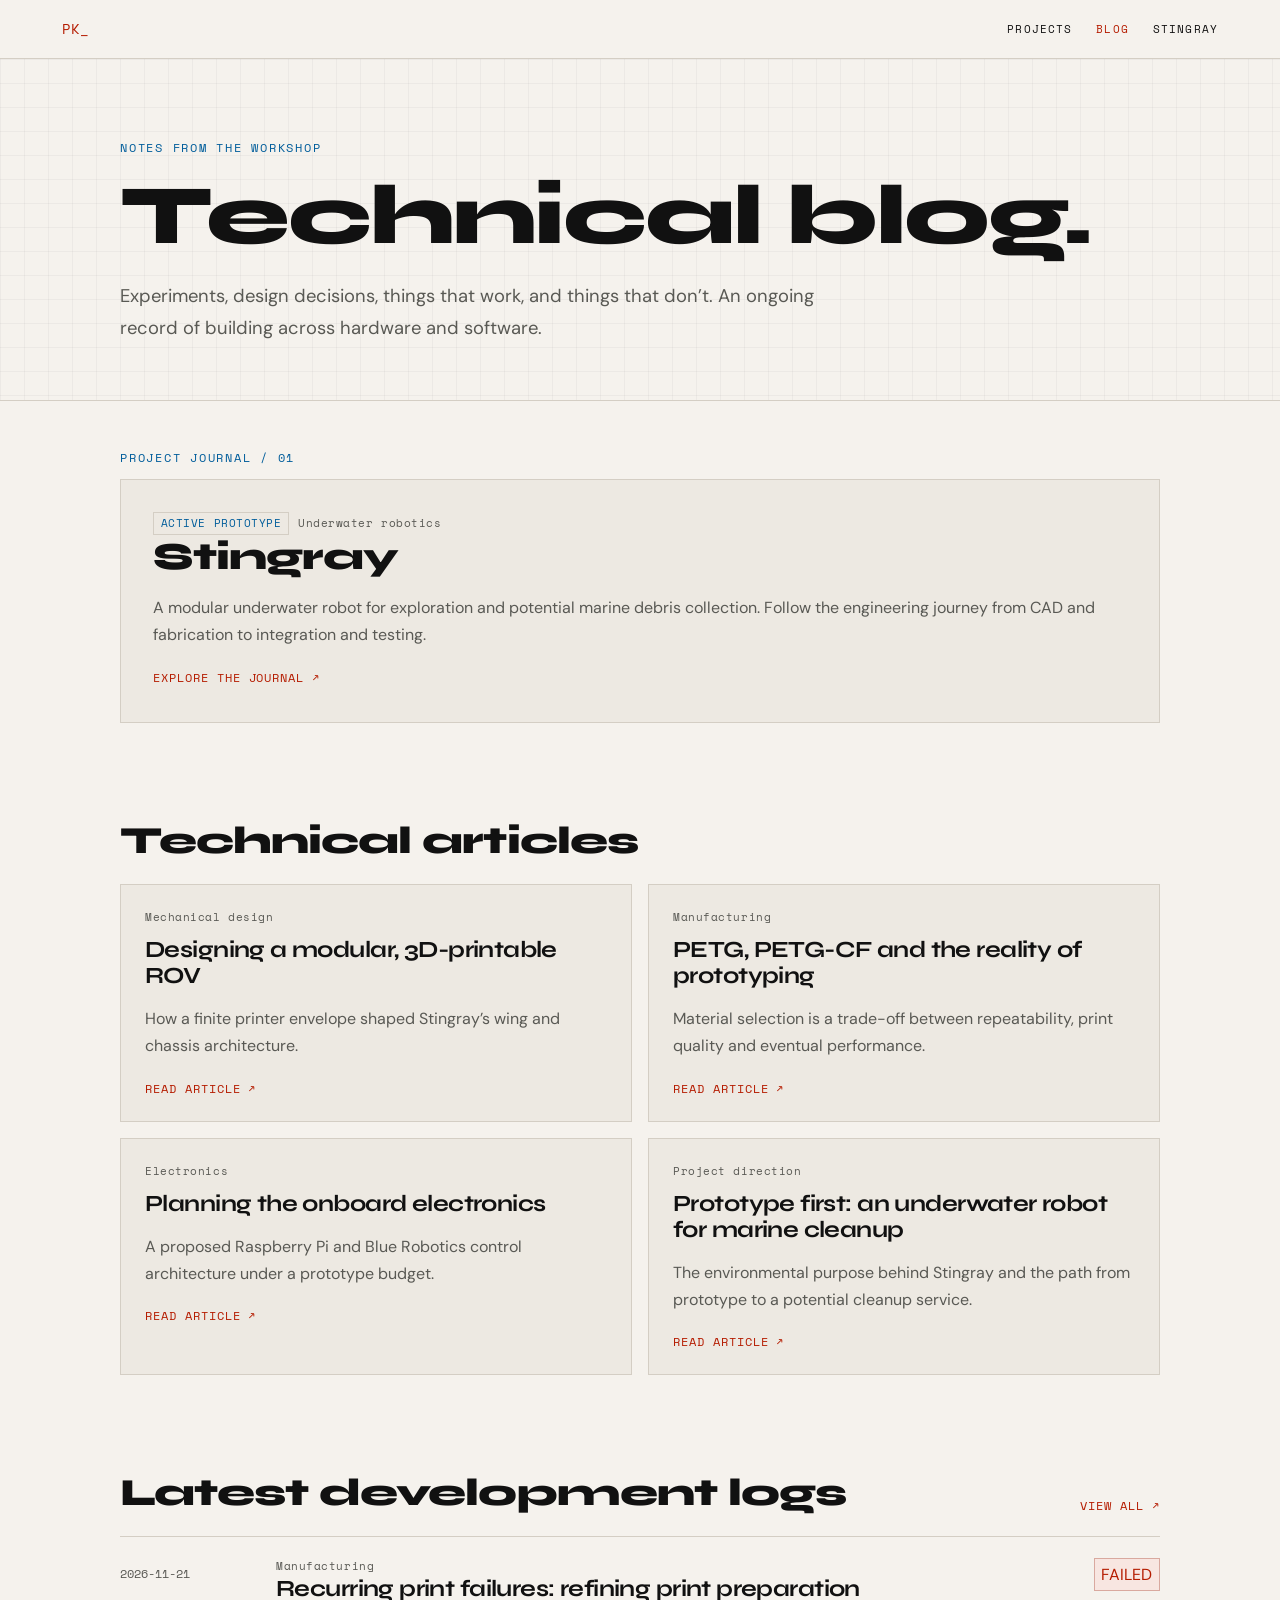
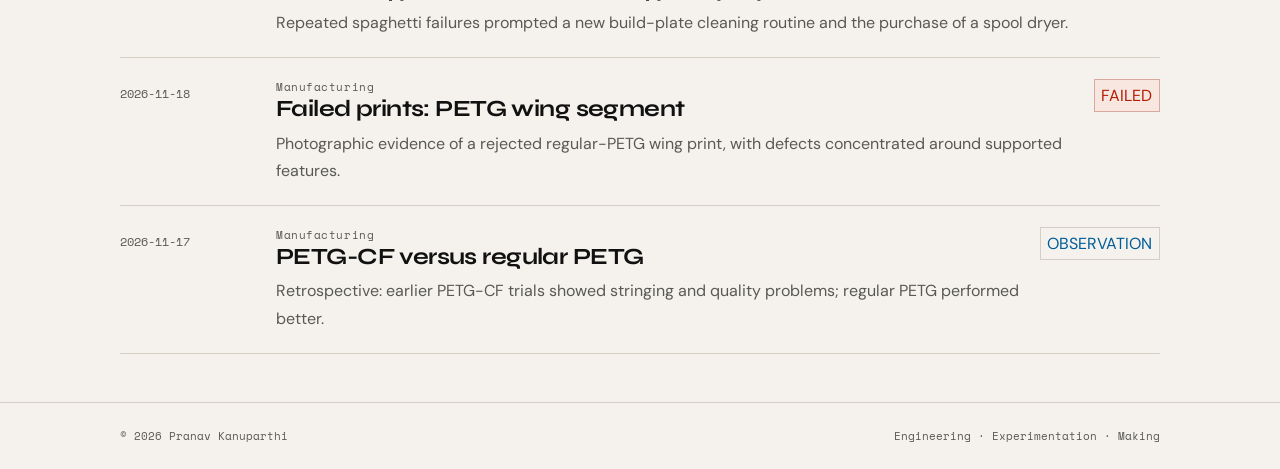
<file: blog/index.html>
<!doctype html>
<html lang="en">
<head>
<meta charset="utf-8">
<meta name="viewport" content="width=device-width, initial-scale=1">
<title>Technical blog — Pranav Kanuparthi</title>
<meta name="description" content="Technical articles and ongoing engineering journals.">
<link rel="canonical" href="https://pranavkanuparthi.com/blog/">
<link rel="preconnect" href="https://fonts.googleapis.com">
<link rel="preconnect" href="https://fonts.gstatic.com" crossorigin>
<link href="https://fonts.googleapis.com/css2?family=Space+Mono:wght@400;700&amp;family=Syne:wght@400;600;700;800&amp;family=DM+Sans:wght@400;500;600&amp;display=swap" rel="stylesheet">
<link rel="stylesheet" href="/blog/assets/journal.css">
</head>
<body>
<nav aria-label="Main navigation"><div class="nav-inner"><a class="logo" href="/" aria-label="Pranav Kanuparthi home">PK_</a><div class="nav-links"><a href="/#projects">Projects</a><a href="/blog/" aria-current="page">Blog</a><a href="/blog/stingray/">Stingray</a></div></div></nav>
<main><header class="hero"><div class="wrap"><p class="kicker">Notes from the workshop</p><h1>Technical blog.</h1><p class="intro">Experiments, design decisions, things that work, and things that don’t. An ongoing record of building across hardware and software.</p></div></header><div class="wrap"><section class="section"><p class="kicker">Project journal / 01</p><a class="project-card" href="/blog/stingray/"><div class="meta"><span class="tag">Active prototype</span> Underwater robotics</div><h2>Stingray</h2><p>A modular underwater robot for exploration and potential marine debris collection. Follow the engineering journey from CAD and fabrication to integration and testing.</p><span class="link">Explore the journal ↗</span></a></section><section class="section"><div class="heading-row"><h2>Technical articles</h2></div><div class="grid"><a class="card" href="/blog/articles/designing-a-modular-rov/"><div class="meta">Mechanical design</div><h3>Designing a modular, 3D-printable ROV</h3><p>How a finite printer envelope shaped Stingray’s wing and chassis architecture.</p><span class="link">Read article ↗</span></a><a class="card" href="/blog/articles/material-selection/"><div class="meta">Manufacturing</div><h3>PETG, PETG-CF and the reality of prototyping</h3><p>Material selection is a trade-off between repeatability, print quality and eventual performance.</p><span class="link">Read article ↗</span></a><a class="card" href="/blog/articles/electronics-architecture/"><div class="meta">Electronics</div><h3>Planning the onboard electronics</h3><p>A proposed Raspberry Pi and Blue Robotics control architecture under a prototype budget.</p><span class="link">Read article ↗</span></a><a class="card" href="/blog/articles/marine-cleanup-mission/"><div class="meta">Project direction</div><h3>Prototype first: an underwater robot for marine cleanup</h3><p>The environmental purpose behind Stingray and the path from prototype to a potential cleanup service.</p><span class="link">Read article ↗</span></a></div></section><section class="section"><div class="heading-row"><h2>Latest development logs</h2><a class="link" href="/blog/stingray/">View all ↗</a></div><div class="archive"><a class="log-row" href="/blog/stingray/2026-11-21-spaghetti-failure-print-preparation/"><time class="log-date" datetime="2026-11-21">2026-11-21</time><div><div class="meta">Manufacturing</div><h3>Recurring print failures: refining print preparation</h3><p>Repeated spaghetti failures prompted a new build-plate cleaning routine and the purchase of a spool dryer.</p></div><span class="tag failed">Failed</span></a><a class="log-row" href="/blog/stingray/2026-11-18-petg-wing-failure/"><time class="log-date" datetime="2026-11-18">2026-11-18</time><div><div class="meta">Manufacturing</div><h3>Failed prints: PETG wing segment</h3><p>Photographic evidence of a rejected regular-PETG wing print, with defects concentrated around supported features.</p></div><span class="tag failed">Failed</span></a><a class="log-row" href="/blog/stingray/2026-11-17-filament-experience/"><time class="log-date" datetime="2026-11-17">2026-11-17</time><div><div class="meta">Manufacturing</div><h3>PETG-CF versus regular PETG</h3><p>Retrospective: earlier PETG-CF trials showed stringing and quality problems; regular PETG performed better.</p></div><span class="tag">Observation</span></a></div></section></div></main>
<footer><div class="wrap"><span>© 2026 Pranav Kanuparthi</span><span>Engineering · Experimentation · Making</span></div></footer>
</body>
</html>
</file>
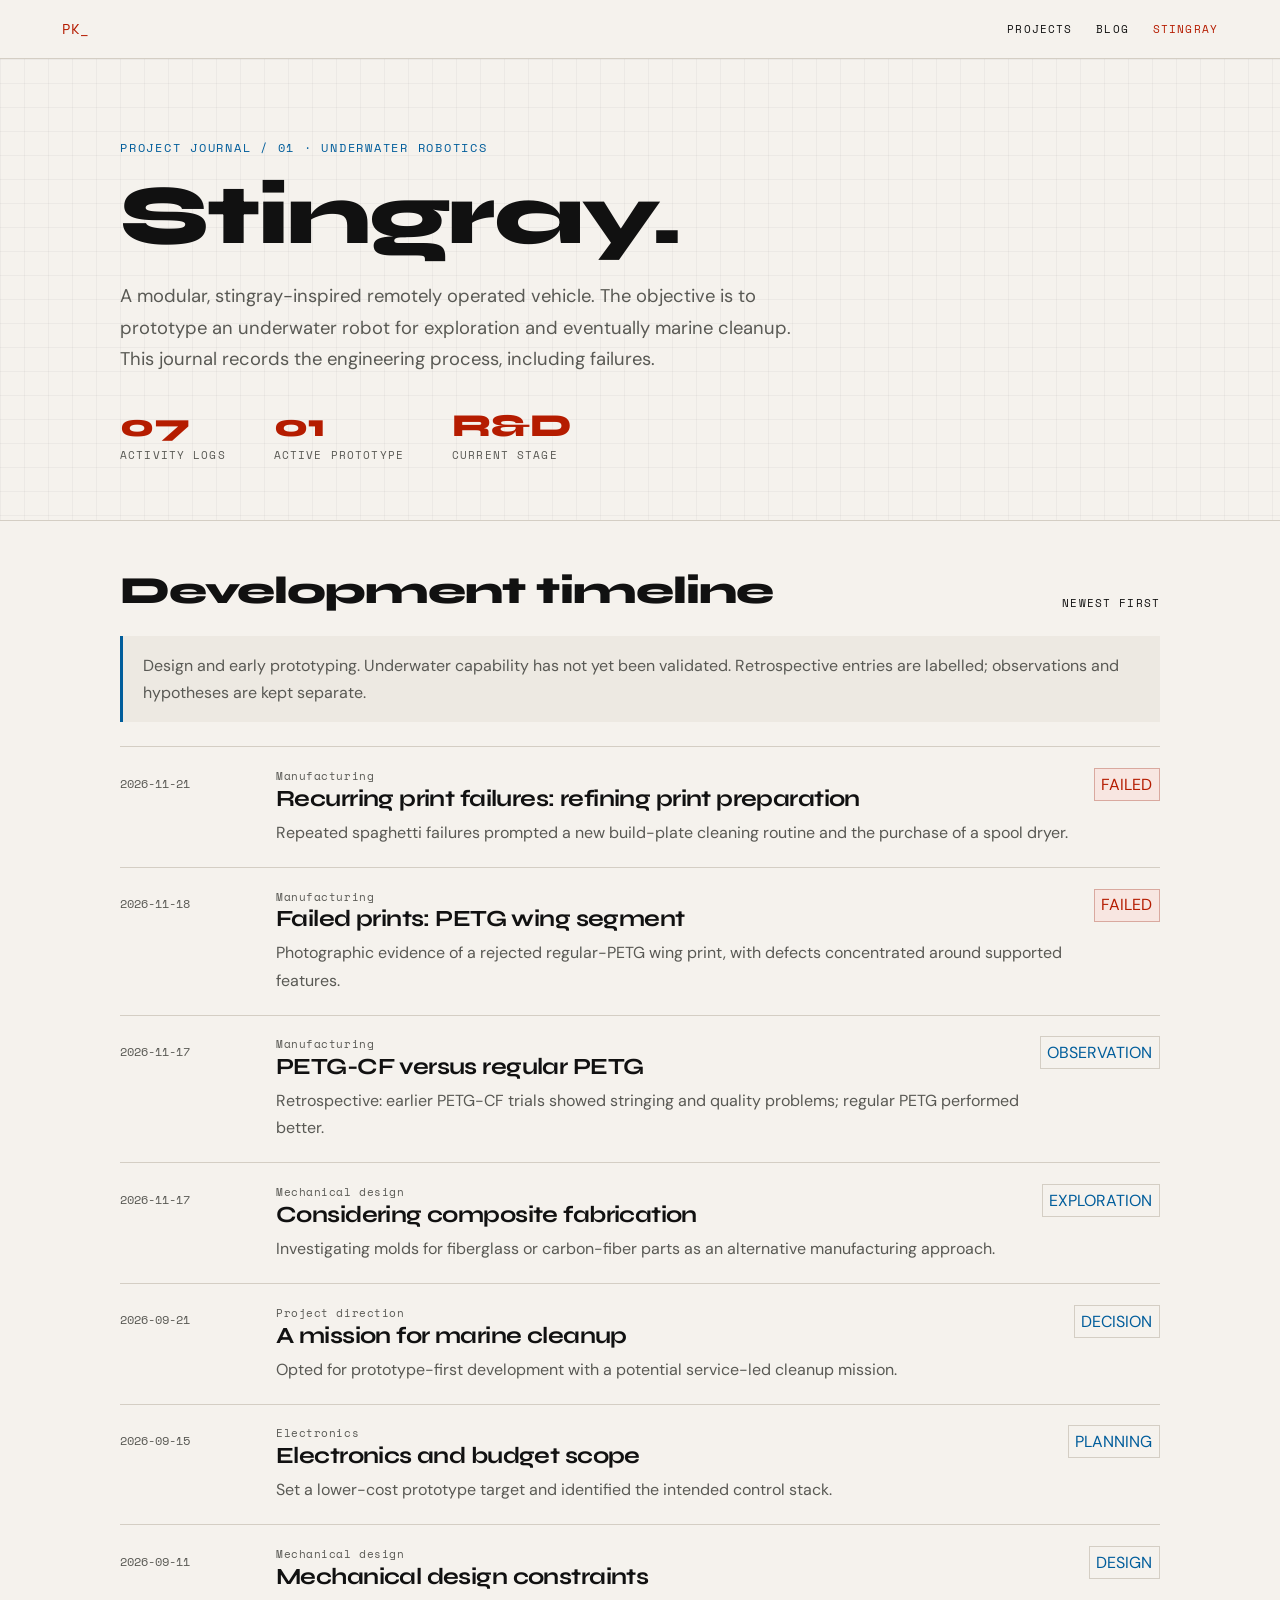
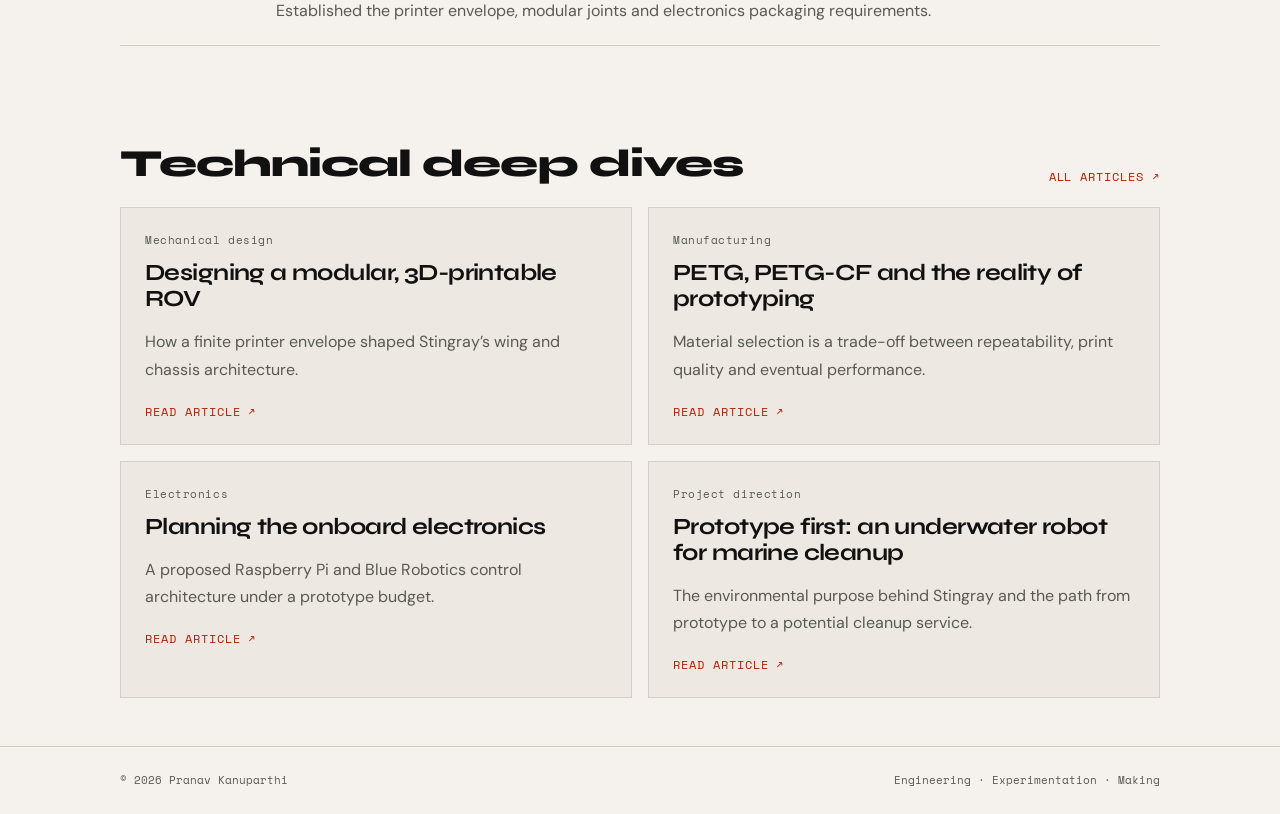
<file: blog/stingray/index.html>
<!doctype html>
<html lang="en">
<head>
<meta charset="utf-8">
<meta name="viewport" content="width=device-width, initial-scale=1">
<title>Stingray development journal — Pranav Kanuparthi</title>
<meta name="description" content="Dated engineering logs for the Stingray underwater robot prototype.">
<link rel="canonical" href="https://pranavkanuparthi.com/blog/stingray/">
<link rel="preconnect" href="https://fonts.googleapis.com">
<link rel="preconnect" href="https://fonts.gstatic.com" crossorigin>
<link href="https://fonts.googleapis.com/css2?family=Space+Mono:wght@400;700&amp;family=Syne:wght@400;600;700;800&amp;family=DM+Sans:wght@400;500;600&amp;display=swap" rel="stylesheet">
<link rel="stylesheet" href="/blog/assets/journal.css">
</head>
<body>
<nav aria-label="Main navigation"><div class="nav-inner"><a class="logo" href="/" aria-label="Pranav Kanuparthi home">PK_</a><div class="nav-links"><a href="/#projects">Projects</a><a href="/blog/">Blog</a><a href="/blog/stingray/" aria-current="page">Stingray</a></div></div></nav>
<main><header class="hero"><div class="wrap"><p class="kicker">Project journal / 01 · Underwater robotics</p><h1>Stingray.</h1><p class="intro">A modular, stingray-inspired remotely operated vehicle. The objective is to prototype an underwater robot for exploration and eventually marine cleanup. This journal records the engineering process, including failures.</p><div class="stats"><div><strong>07</strong><span class="mono">Activity logs</span></div><div><strong>01</strong><span class="mono">Active prototype</span></div><div><strong>R&amp;D</strong><span class="mono">Current stage</span></div></div></div></header><div class="wrap"><section class="section"><div class="heading-row"><h2>Development timeline</h2><span class="mono">Newest first</span></div><div class="note">Design and early prototyping. Underwater capability has not yet been validated. Retrospective entries are labelled; observations and hypotheses are kept separate.</div><div class="archive"><a class="log-row" href="/blog/stingray/2026-11-21-spaghetti-failure-print-preparation/"><time class="log-date" datetime="2026-11-21">2026-11-21</time><div><div class="meta">Manufacturing</div><h3>Recurring print failures: refining print preparation</h3><p>Repeated spaghetti failures prompted a new build-plate cleaning routine and the purchase of a spool dryer.</p></div><span class="tag failed">Failed</span></a><a class="log-row" href="/blog/stingray/2026-11-18-petg-wing-failure/"><time class="log-date" datetime="2026-11-18">2026-11-18</time><div><div class="meta">Manufacturing</div><h3>Failed prints: PETG wing segment</h3><p>Photographic evidence of a rejected regular-PETG wing print, with defects concentrated around supported features.</p></div><span class="tag failed">Failed</span></a><a class="log-row" href="/blog/stingray/2026-11-17-filament-experience/"><time class="log-date" datetime="2026-11-17">2026-11-17</time><div><div class="meta">Manufacturing</div><h3>PETG-CF versus regular PETG</h3><p>Retrospective: earlier PETG-CF trials showed stringing and quality problems; regular PETG performed better.</p></div><span class="tag">Observation</span></a><a class="log-row" href="/blog/stingray/2026-11-17-composite-molds/"><time class="log-date" datetime="2026-11-17">2026-11-17</time><div><div class="meta">Mechanical design</div><h3>Considering composite fabrication</h3><p>Investigating molds for fiberglass or carbon-fiber parts as an alternative manufacturing approach.</p></div><span class="tag">Exploration</span></a><a class="log-row" href="/blog/stingray/2026-09-21-mission/"><time class="log-date" datetime="2026-09-21">2026-09-21</time><div><div class="meta">Project direction</div><h3>A mission for marine cleanup</h3><p>Opted for prototype-first development with a potential service-led cleanup mission.</p></div><span class="tag">Decision</span></a><a class="log-row" href="/blog/stingray/2026-09-15-electronics-budget/"><time class="log-date" datetime="2026-09-15">2026-09-15</time><div><div class="meta">Electronics</div><h3>Electronics and budget scope</h3><p>Set a lower-cost prototype target and identified the intended control stack.</p></div><span class="tag">Planning</span></a><a class="log-row" href="/blog/stingray/2026-09-11-mechanical-design/"><time class="log-date" datetime="2026-09-11">2026-09-11</time><div><div class="meta">Mechanical design</div><h3>Mechanical design constraints</h3><p>Established the printer envelope, modular joints and electronics packaging requirements.</p></div><span class="tag">Design</span></a></div></section><section class="section"><div class="heading-row"><h2>Technical deep dives</h2><a class="link" href="/blog/">All articles ↗</a></div><div class="grid"><a class="card" href="/blog/articles/designing-a-modular-rov/"><div class="meta">Mechanical design</div><h3>Designing a modular, 3D-printable ROV</h3><p>How a finite printer envelope shaped Stingray’s wing and chassis architecture.</p><span class="link">Read article ↗</span></a><a class="card" href="/blog/articles/material-selection/"><div class="meta">Manufacturing</div><h3>PETG, PETG-CF and the reality of prototyping</h3><p>Material selection is a trade-off between repeatability, print quality and eventual performance.</p><span class="link">Read article ↗</span></a><a class="card" href="/blog/articles/electronics-architecture/"><div class="meta">Electronics</div><h3>Planning the onboard electronics</h3><p>A proposed Raspberry Pi and Blue Robotics control architecture under a prototype budget.</p><span class="link">Read article ↗</span></a><a class="card" href="/blog/articles/marine-cleanup-mission/"><div class="meta">Project direction</div><h3>Prototype first: an underwater robot for marine cleanup</h3><p>The environmental purpose behind Stingray and the path from prototype to a potential cleanup service.</p><span class="link">Read article ↗</span></a></div></section></div></main>
<footer><div class="wrap"><span>© 2026 Pranav Kanuparthi</span><span>Engineering · Experimentation · Making</span></div></footer>
</body>
</html>
</file>
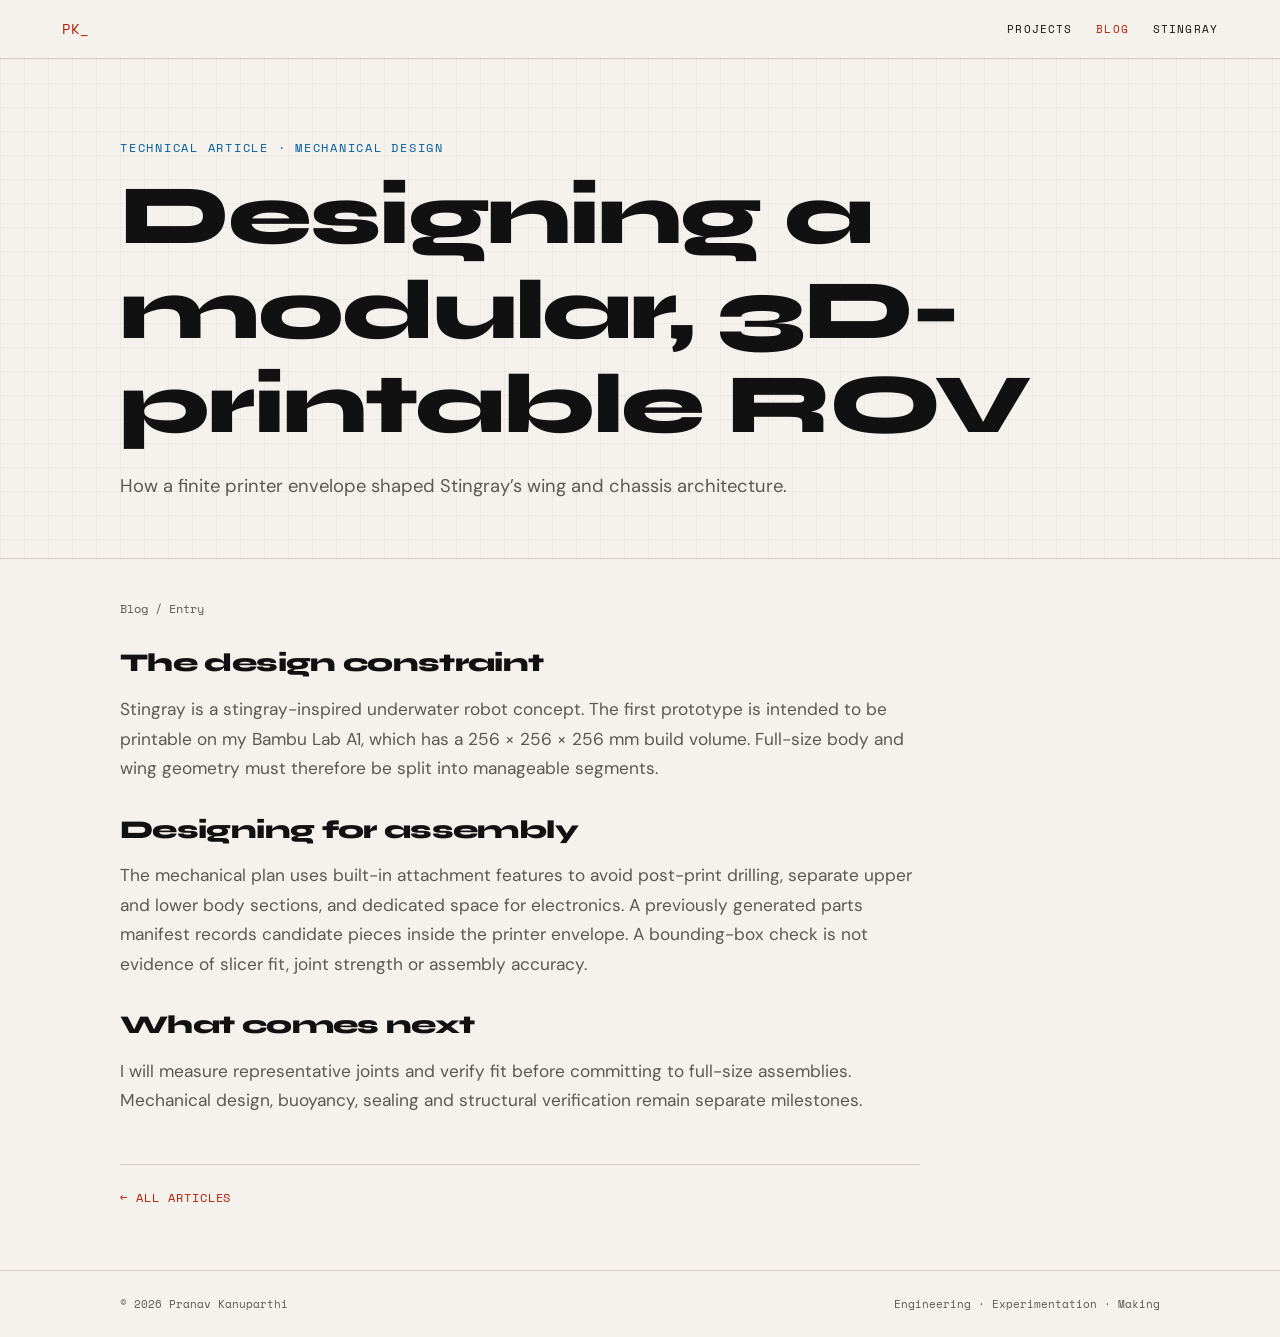
<file: blog/articles/designing-a-modular-rov/index.html>
<!doctype html>
<html lang="en">
<head>
<meta charset="utf-8">
<meta name="viewport" content="width=device-width, initial-scale=1">
<title>Designing a modular, 3D-printable ROV — Pranav Kanuparthi</title>
<meta name="description" content="How a finite printer envelope shaped Stingray’s wing and chassis architecture.">
<link rel="canonical" href="https://pranavkanuparthi.com/blog/articles/designing-a-modular-rov/">
<link rel="preconnect" href="https://fonts.googleapis.com">
<link rel="preconnect" href="https://fonts.gstatic.com" crossorigin>
<link href="https://fonts.googleapis.com/css2?family=Space+Mono:wght@400;700&amp;family=Syne:wght@400;600;700;800&amp;family=DM+Sans:wght@400;500;600&amp;display=swap" rel="stylesheet">
<link rel="stylesheet" href="/blog/assets/journal.css">
</head>
<body>
<nav aria-label="Main navigation"><div class="nav-inner"><a class="logo" href="/" aria-label="Pranav Kanuparthi home">PK_</a><div class="nav-links"><a href="/#projects">Projects</a><a href="/blog/" aria-current="page">Blog</a><a href="/blog/stingray/">Stingray</a></div></div></nav>
<main><header class="hero"><div class="wrap"><p class="kicker">Technical article · Mechanical design</p><h1>Designing a modular, 3D-printable ROV</h1><p class="intro">How a finite printer envelope shaped Stingray’s wing and chassis architecture.</p></div></header><div class="wrap"><article class="article"><div class="crumbs"><a href="/blog/">Blog</a> / Entry</div><h2>The design constraint</h2><p>Stingray is a stingray-inspired underwater robot concept. The first prototype is intended to be printable on my Bambu Lab A1, which has a 256 × 256 × 256 mm build volume. Full-size body and wing geometry must therefore be split into manageable segments.</p><h2>Designing for assembly</h2><p>The mechanical plan uses built-in attachment features to avoid post-print drilling, separate upper and lower body sections, and dedicated space for electronics. A previously generated parts manifest records candidate pieces inside the printer envelope. A bounding-box check is not evidence of slicer fit, joint strength or assembly accuracy.</p><h2>What comes next</h2><p>I will measure representative joints and verify fit before committing to full-size assemblies. Mechanical design, buoyancy, sealing and structural verification remain separate milestones.</p><div class="article-nav"><a class="link" href="/blog/">← All articles</a></div></article></div></main>
<footer><div class="wrap"><span>© 2026 Pranav Kanuparthi</span><span>Engineering · Experimentation · Making</span></div></footer>
</body>
</html>
</file>
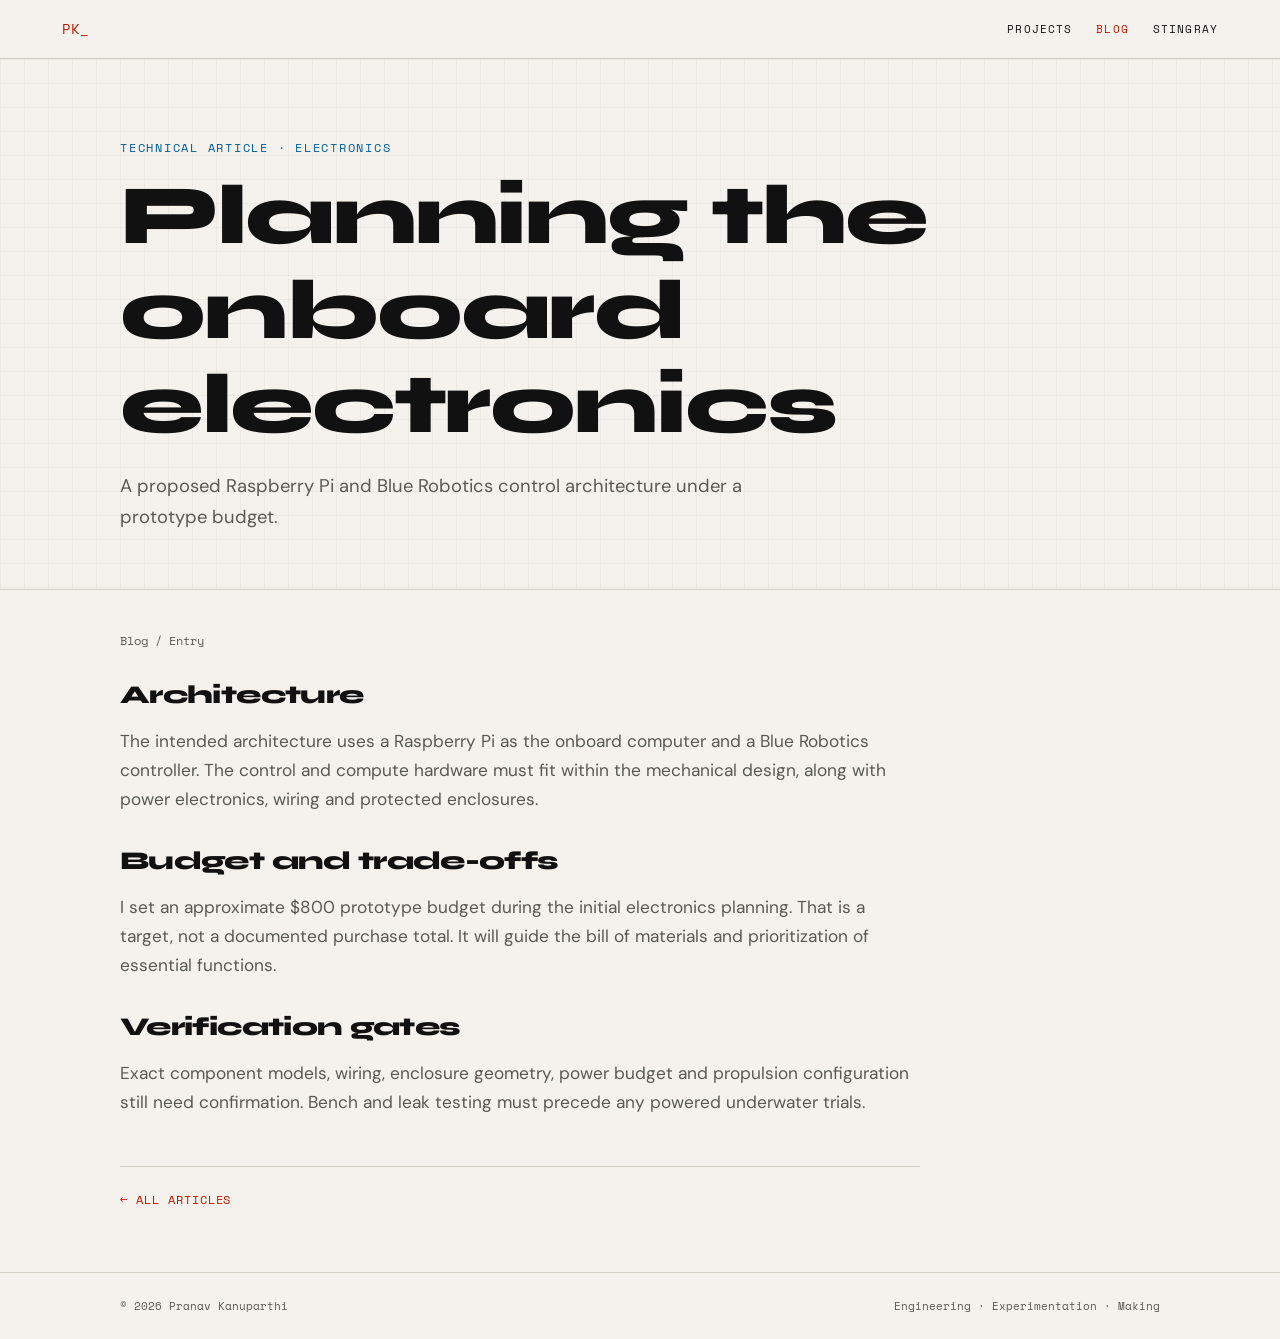
<file: blog/articles/electronics-architecture/index.html>
<!doctype html>
<html lang="en">
<head>
<meta charset="utf-8">
<meta name="viewport" content="width=device-width, initial-scale=1">
<title>Planning the onboard electronics — Pranav Kanuparthi</title>
<meta name="description" content="A proposed Raspberry Pi and Blue Robotics control architecture under a prototype budget.">
<link rel="canonical" href="https://pranavkanuparthi.com/blog/articles/electronics-architecture/">
<link rel="preconnect" href="https://fonts.googleapis.com">
<link rel="preconnect" href="https://fonts.gstatic.com" crossorigin>
<link href="https://fonts.googleapis.com/css2?family=Space+Mono:wght@400;700&amp;family=Syne:wght@400;600;700;800&amp;family=DM+Sans:wght@400;500;600&amp;display=swap" rel="stylesheet">
<link rel="stylesheet" href="/blog/assets/journal.css">
</head>
<body>
<nav aria-label="Main navigation"><div class="nav-inner"><a class="logo" href="/" aria-label="Pranav Kanuparthi home">PK_</a><div class="nav-links"><a href="/#projects">Projects</a><a href="/blog/" aria-current="page">Blog</a><a href="/blog/stingray/">Stingray</a></div></div></nav>
<main><header class="hero"><div class="wrap"><p class="kicker">Technical article · Electronics</p><h1>Planning the onboard electronics</h1><p class="intro">A proposed Raspberry Pi and Blue Robotics control architecture under a prototype budget.</p></div></header><div class="wrap"><article class="article"><div class="crumbs"><a href="/blog/">Blog</a> / Entry</div><h2>Architecture</h2><p>The intended architecture uses a Raspberry Pi as the onboard computer and a Blue Robotics controller. The control and compute hardware must fit within the mechanical design, along with power electronics, wiring and protected enclosures.</p><h2>Budget and trade-offs</h2><p>I set an approximate $800 prototype budget during the initial electronics planning. That is a target, not a documented purchase total. It will guide the bill of materials and prioritization of essential functions.</p><h2>Verification gates</h2><p>Exact component models, wiring, enclosure geometry, power budget and propulsion configuration still need confirmation. Bench and leak testing must precede any powered underwater trials.</p><div class="article-nav"><a class="link" href="/blog/">← All articles</a></div></article></div></main>
<footer><div class="wrap"><span>© 2026 Pranav Kanuparthi</span><span>Engineering · Experimentation · Making</span></div></footer>
</body>
</html>
</file>
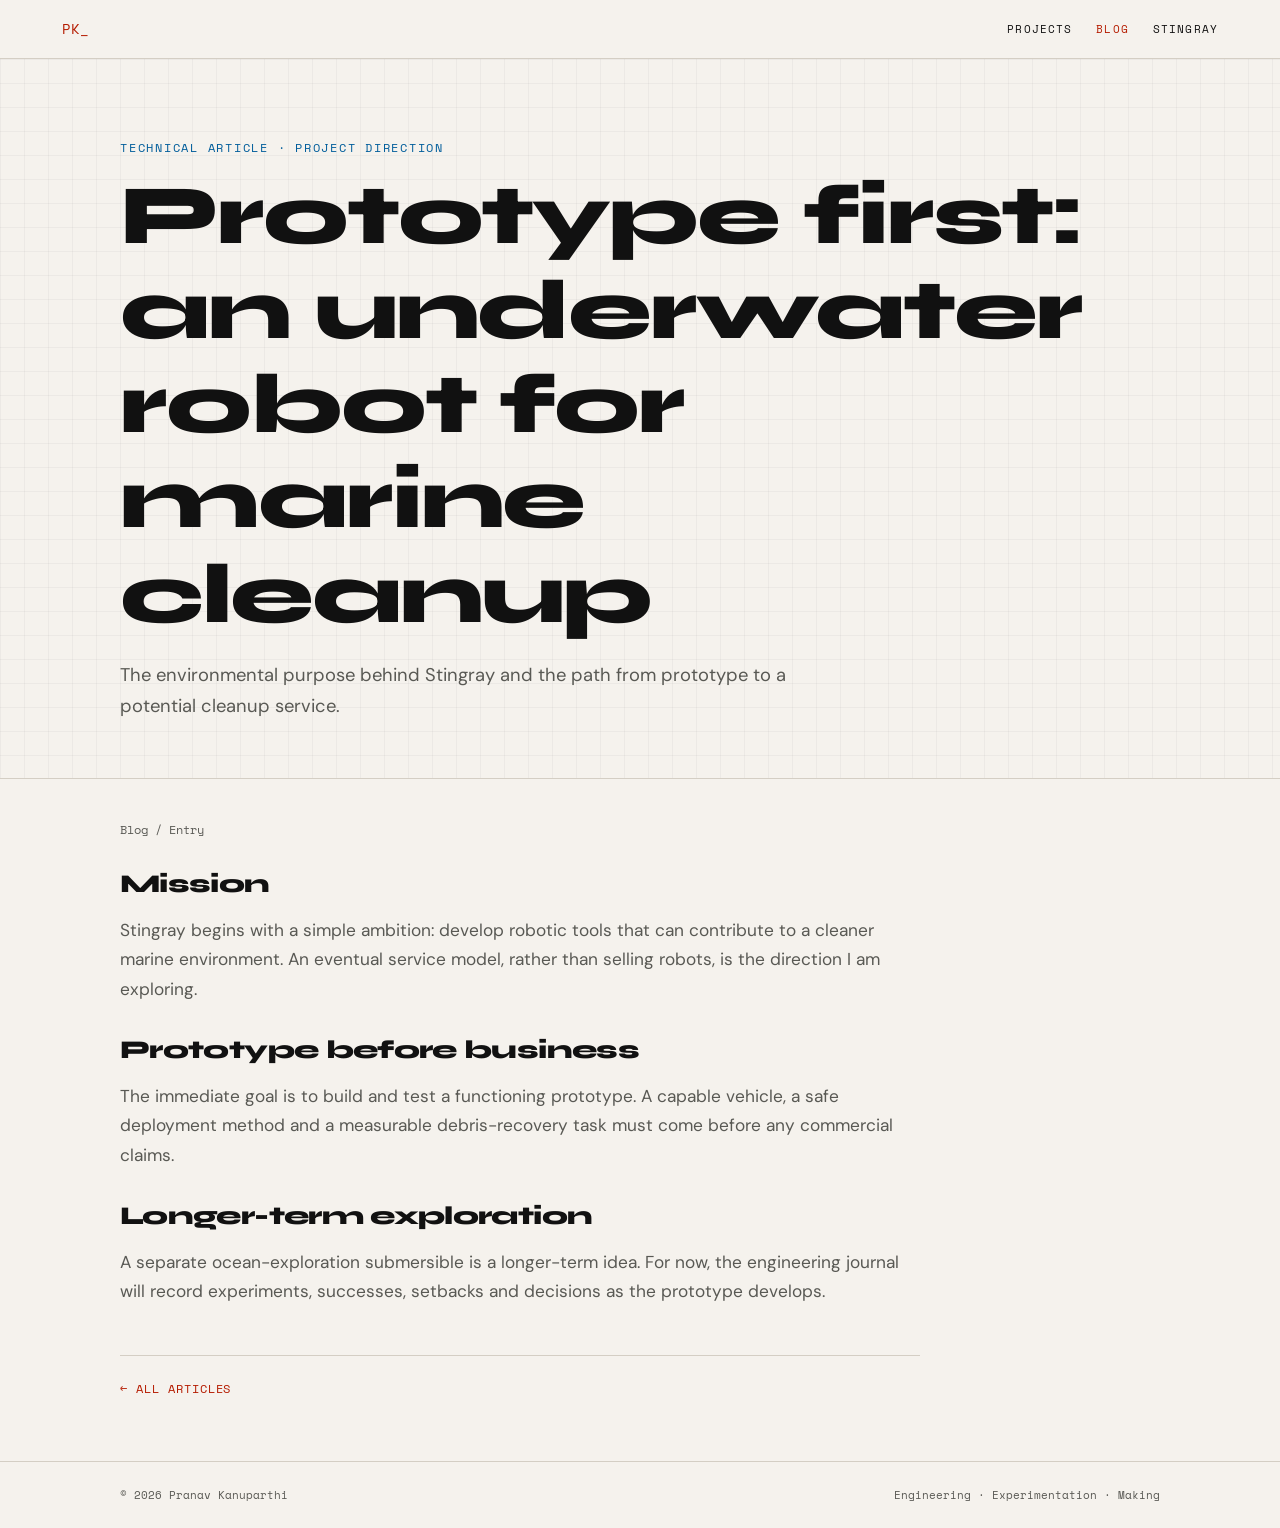
<file: blog/articles/marine-cleanup-mission/index.html>
<!doctype html>
<html lang="en">
<head>
<meta charset="utf-8">
<meta name="viewport" content="width=device-width, initial-scale=1">
<title>Prototype first: an underwater robot for marine cleanup — Pranav Kanuparthi</title>
<meta name="description" content="The environmental purpose behind Stingray and the path from prototype to a potential cleanup service.">
<link rel="canonical" href="https://pranavkanuparthi.com/blog/articles/marine-cleanup-mission/">
<link rel="preconnect" href="https://fonts.googleapis.com">
<link rel="preconnect" href="https://fonts.gstatic.com" crossorigin>
<link href="https://fonts.googleapis.com/css2?family=Space+Mono:wght@400;700&amp;family=Syne:wght@400;600;700;800&amp;family=DM+Sans:wght@400;500;600&amp;display=swap" rel="stylesheet">
<link rel="stylesheet" href="/blog/assets/journal.css">
</head>
<body>
<nav aria-label="Main navigation"><div class="nav-inner"><a class="logo" href="/" aria-label="Pranav Kanuparthi home">PK_</a><div class="nav-links"><a href="/#projects">Projects</a><a href="/blog/" aria-current="page">Blog</a><a href="/blog/stingray/">Stingray</a></div></div></nav>
<main><header class="hero"><div class="wrap"><p class="kicker">Technical article · Project direction</p><h1>Prototype first: an underwater robot for marine cleanup</h1><p class="intro">The environmental purpose behind Stingray and the path from prototype to a potential cleanup service.</p></div></header><div class="wrap"><article class="article"><div class="crumbs"><a href="/blog/">Blog</a> / Entry</div><h2>Mission</h2><p>Stingray begins with a simple ambition: develop robotic tools that can contribute to a cleaner marine environment. An eventual service model, rather than selling robots, is the direction I am exploring.</p><h2>Prototype before business</h2><p>The immediate goal is to build and test a functioning prototype. A capable vehicle, a safe deployment method and a measurable debris-recovery task must come before any commercial claims.</p><h2>Longer-term exploration</h2><p>A separate ocean-exploration submersible is a longer-term idea. For now, the engineering journal will record experiments, successes, setbacks and decisions as the prototype develops.</p><div class="article-nav"><a class="link" href="/blog/">← All articles</a></div></article></div></main>
<footer><div class="wrap"><span>© 2026 Pranav Kanuparthi</span><span>Engineering · Experimentation · Making</span></div></footer>
</body>
</html>
</file>
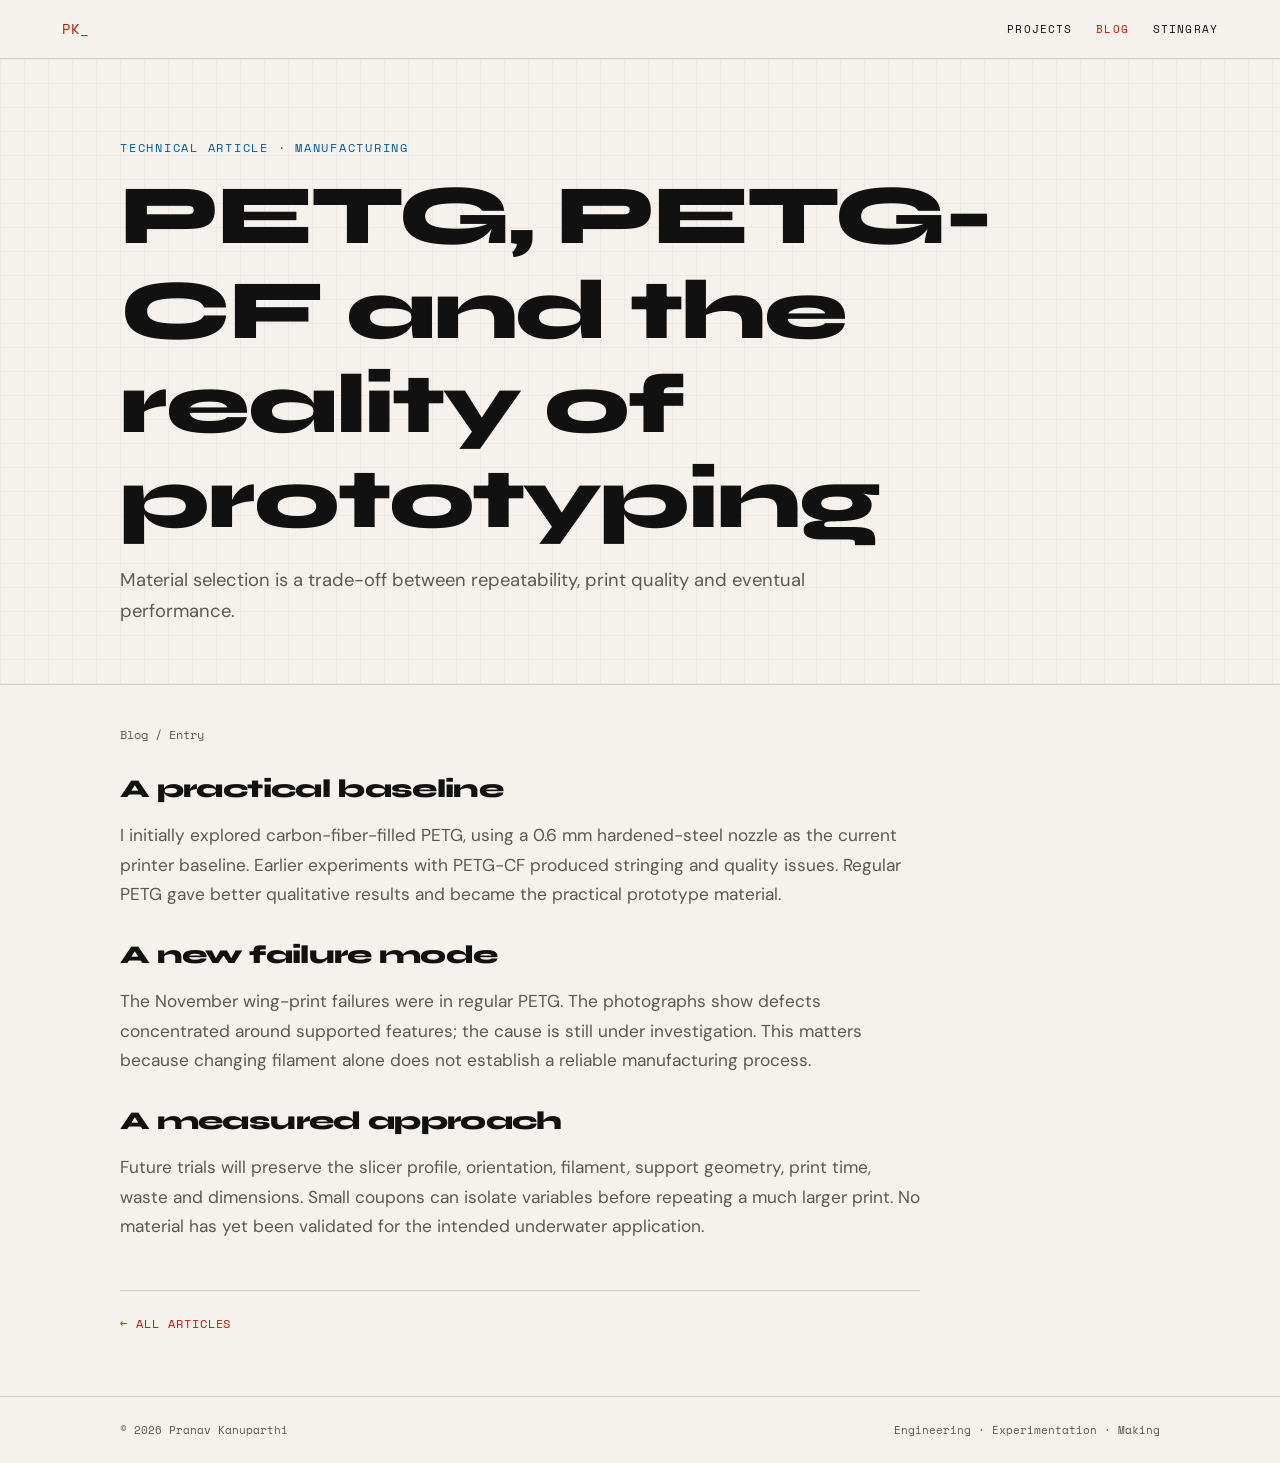
<file: blog/articles/material-selection/index.html>
<!doctype html>
<html lang="en">
<head>
<meta charset="utf-8">
<meta name="viewport" content="width=device-width, initial-scale=1">
<title>PETG, PETG-CF and the reality of prototyping — Pranav Kanuparthi</title>
<meta name="description" content="Material selection is a trade-off between repeatability, print quality and eventual performance.">
<link rel="canonical" href="https://pranavkanuparthi.com/blog/articles/material-selection/">
<link rel="preconnect" href="https://fonts.googleapis.com">
<link rel="preconnect" href="https://fonts.gstatic.com" crossorigin>
<link href="https://fonts.googleapis.com/css2?family=Space+Mono:wght@400;700&amp;family=Syne:wght@400;600;700;800&amp;family=DM+Sans:wght@400;500;600&amp;display=swap" rel="stylesheet">
<link rel="stylesheet" href="/blog/assets/journal.css">
</head>
<body>
<nav aria-label="Main navigation"><div class="nav-inner"><a class="logo" href="/" aria-label="Pranav Kanuparthi home">PK_</a><div class="nav-links"><a href="/#projects">Projects</a><a href="/blog/" aria-current="page">Blog</a><a href="/blog/stingray/">Stingray</a></div></div></nav>
<main><header class="hero"><div class="wrap"><p class="kicker">Technical article · Manufacturing</p><h1>PETG, PETG-CF and the reality of prototyping</h1><p class="intro">Material selection is a trade-off between repeatability, print quality and eventual performance.</p></div></header><div class="wrap"><article class="article"><div class="crumbs"><a href="/blog/">Blog</a> / Entry</div><h2>A practical baseline</h2><p>I initially explored carbon-fiber-filled PETG, using a 0.6 mm hardened-steel nozzle as the current printer baseline. Earlier experiments with PETG-CF produced stringing and quality issues. Regular PETG gave better qualitative results and became the practical prototype material.</p><h2>A new failure mode</h2><p>The November wing-print failures were in regular PETG. The photographs show defects concentrated around supported features; the cause is still under investigation. This matters because changing filament alone does not establish a reliable manufacturing process.</p><h2>A measured approach</h2><p>Future trials will preserve the slicer profile, orientation, filament, support geometry, print time, waste and dimensions. Small coupons can isolate variables before repeating a much larger print. No material has yet been validated for the intended underwater application.</p><div class="article-nav"><a class="link" href="/blog/">← All articles</a></div></article></div></main>
<footer><div class="wrap"><span>© 2026 Pranav Kanuparthi</span><span>Engineering · Experimentation · Making</span></div></footer>
</body>
</html>
</file>
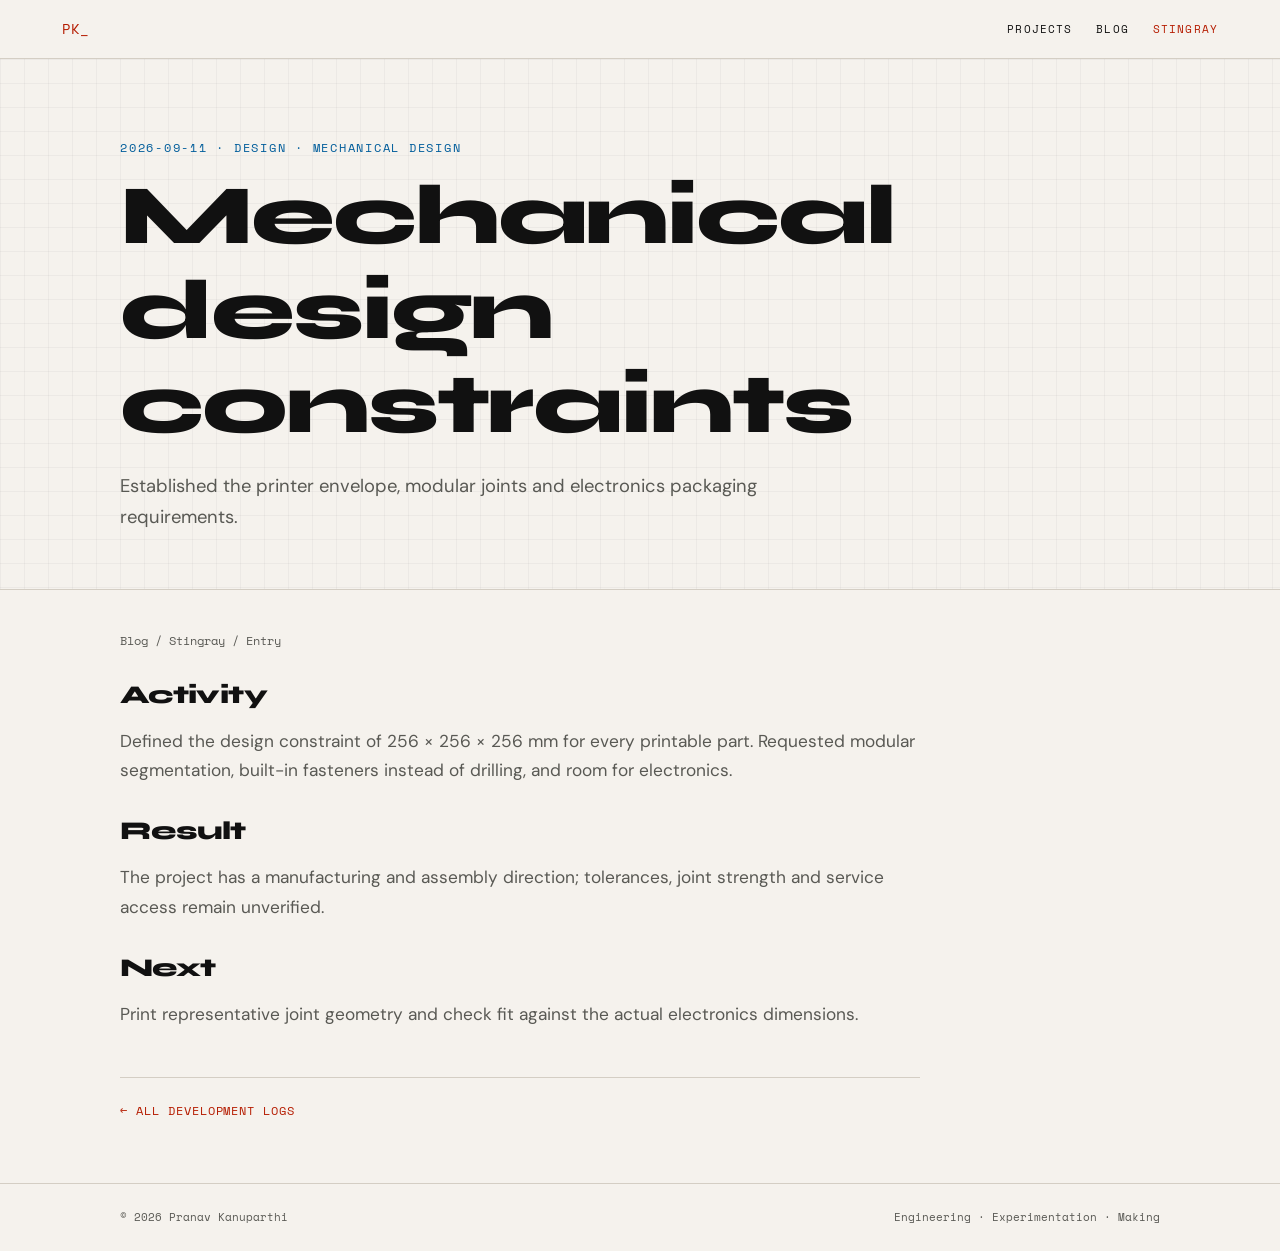
<file: blog/stingray/2026-09-11-mechanical-design/index.html>
<!doctype html>
<html lang="en">
<head>
<meta charset="utf-8">
<meta name="viewport" content="width=device-width, initial-scale=1">
<title>Mechanical design constraints — Pranav Kanuparthi</title>
<meta name="description" content="Established the printer envelope, modular joints and electronics packaging requirements.">
<link rel="canonical" href="https://pranavkanuparthi.com/blog/stingray/2026-09-11-mechanical-design/">
<link rel="preconnect" href="https://fonts.googleapis.com">
<link rel="preconnect" href="https://fonts.gstatic.com" crossorigin>
<link href="https://fonts.googleapis.com/css2?family=Space+Mono:wght@400;700&amp;family=Syne:wght@400;600;700;800&amp;family=DM+Sans:wght@400;500;600&amp;display=swap" rel="stylesheet">
<link rel="stylesheet" href="/blog/assets/journal.css">
</head>
<body>
<nav aria-label="Main navigation"><div class="nav-inner"><a class="logo" href="/" aria-label="Pranav Kanuparthi home">PK_</a><div class="nav-links"><a href="/#projects">Projects</a><a href="/blog/">Blog</a><a href="/blog/stingray/" aria-current="page">Stingray</a></div></div></nav>
<main><header class="hero"><div class="wrap"><p class="kicker">2026-09-11 · Design · Mechanical design</p><h1>Mechanical design constraints</h1><p class="intro">Established the printer envelope, modular joints and electronics packaging requirements.</p></div></header><div class="wrap"><article class="article"><div class="crumbs"><a href="/blog/">Blog</a> / <a href="/blog/stingray/">Stingray</a> / Entry</div><h2>Activity</h2><p>Defined the design constraint of 256 × 256 × 256 mm for every printable part. Requested modular segmentation, built-in fasteners instead of drilling, and room for electronics.</p><h2>Result</h2><p>The project has a manufacturing and assembly direction; tolerances, joint strength and service access remain unverified.</p><h2>Next</h2><p>Print representative joint geometry and check fit against the actual electronics dimensions.</p><div class="article-nav"><a class="link" href="/blog/stingray/">← All development logs</a></div></article></div></main>
<footer><div class="wrap"><span>© 2026 Pranav Kanuparthi</span><span>Engineering · Experimentation · Making</span></div></footer>
</body>
</html>
</file>
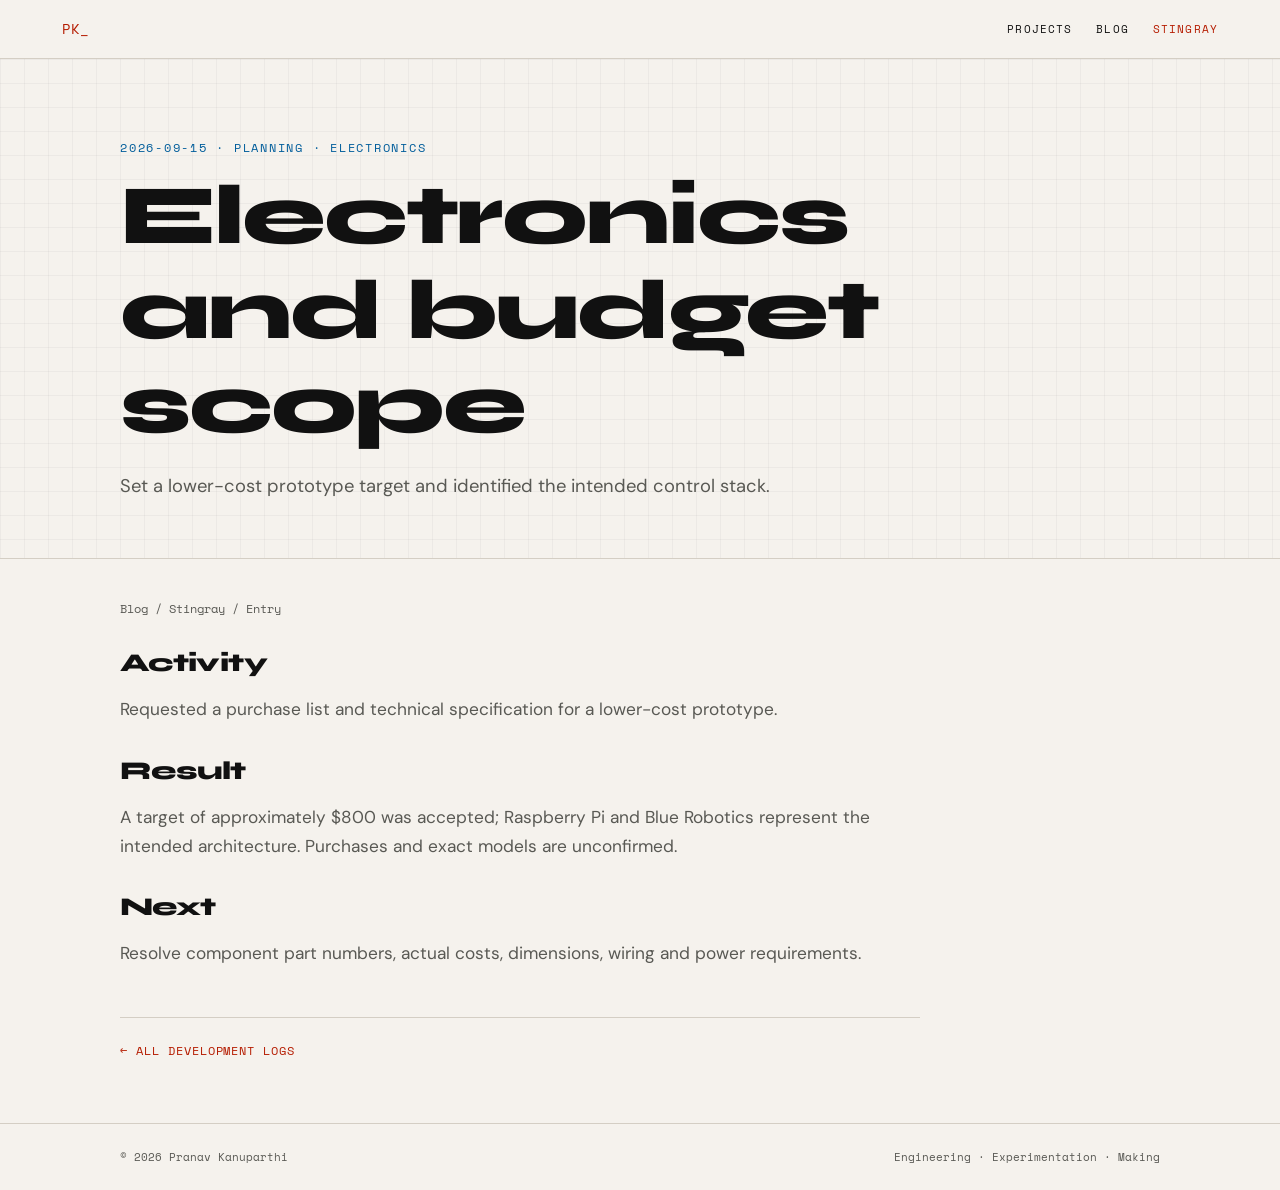
<file: blog/stingray/2026-09-15-electronics-budget/index.html>
<!doctype html>
<html lang="en">
<head>
<meta charset="utf-8">
<meta name="viewport" content="width=device-width, initial-scale=1">
<title>Electronics and budget scope — Pranav Kanuparthi</title>
<meta name="description" content="Set a lower-cost prototype target and identified the intended control stack.">
<link rel="canonical" href="https://pranavkanuparthi.com/blog/stingray/2026-09-15-electronics-budget/">
<link rel="preconnect" href="https://fonts.googleapis.com">
<link rel="preconnect" href="https://fonts.gstatic.com" crossorigin>
<link href="https://fonts.googleapis.com/css2?family=Space+Mono:wght@400;700&amp;family=Syne:wght@400;600;700;800&amp;family=DM+Sans:wght@400;500;600&amp;display=swap" rel="stylesheet">
<link rel="stylesheet" href="/blog/assets/journal.css">
</head>
<body>
<nav aria-label="Main navigation"><div class="nav-inner"><a class="logo" href="/" aria-label="Pranav Kanuparthi home">PK_</a><div class="nav-links"><a href="/#projects">Projects</a><a href="/blog/">Blog</a><a href="/blog/stingray/" aria-current="page">Stingray</a></div></div></nav>
<main><header class="hero"><div class="wrap"><p class="kicker">2026-09-15 · Planning · Electronics</p><h1>Electronics and budget scope</h1><p class="intro">Set a lower-cost prototype target and identified the intended control stack.</p></div></header><div class="wrap"><article class="article"><div class="crumbs"><a href="/blog/">Blog</a> / <a href="/blog/stingray/">Stingray</a> / Entry</div><h2>Activity</h2><p>Requested a purchase list and technical specification for a lower-cost prototype.</p><h2>Result</h2><p>A target of approximately $800 was accepted; Raspberry Pi and Blue Robotics represent the intended architecture. Purchases and exact models are unconfirmed.</p><h2>Next</h2><p>Resolve component part numbers, actual costs, dimensions, wiring and power requirements.</p><div class="article-nav"><a class="link" href="/blog/stingray/">← All development logs</a></div></article></div></main>
<footer><div class="wrap"><span>© 2026 Pranav Kanuparthi</span><span>Engineering · Experimentation · Making</span></div></footer>
</body>
</html>
</file>
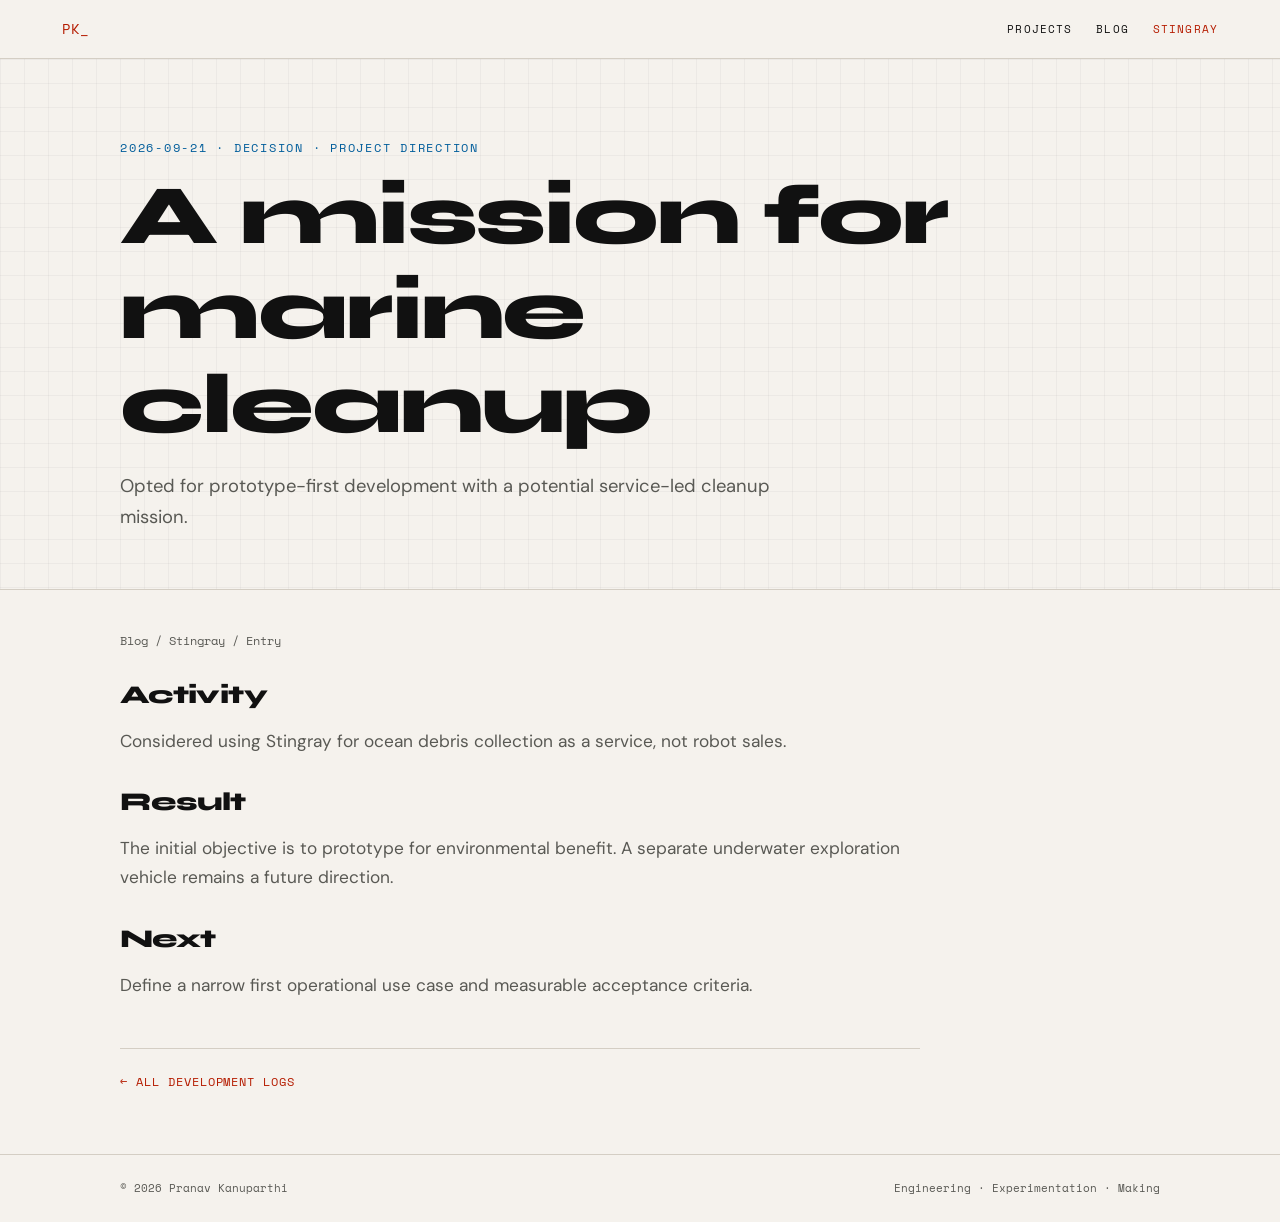
<file: blog/stingray/2026-09-21-mission/index.html>
<!doctype html>
<html lang="en">
<head>
<meta charset="utf-8">
<meta name="viewport" content="width=device-width, initial-scale=1">
<title>A mission for marine cleanup — Pranav Kanuparthi</title>
<meta name="description" content="Opted for prototype-first development with a potential service-led cleanup mission.">
<link rel="canonical" href="https://pranavkanuparthi.com/blog/stingray/2026-09-21-mission/">
<link rel="preconnect" href="https://fonts.googleapis.com">
<link rel="preconnect" href="https://fonts.gstatic.com" crossorigin>
<link href="https://fonts.googleapis.com/css2?family=Space+Mono:wght@400;700&amp;family=Syne:wght@400;600;700;800&amp;family=DM+Sans:wght@400;500;600&amp;display=swap" rel="stylesheet">
<link rel="stylesheet" href="/blog/assets/journal.css">
</head>
<body>
<nav aria-label="Main navigation"><div class="nav-inner"><a class="logo" href="/" aria-label="Pranav Kanuparthi home">PK_</a><div class="nav-links"><a href="/#projects">Projects</a><a href="/blog/">Blog</a><a href="/blog/stingray/" aria-current="page">Stingray</a></div></div></nav>
<main><header class="hero"><div class="wrap"><p class="kicker">2026-09-21 · Decision · Project direction</p><h1>A mission for marine cleanup</h1><p class="intro">Opted for prototype-first development with a potential service-led cleanup mission.</p></div></header><div class="wrap"><article class="article"><div class="crumbs"><a href="/blog/">Blog</a> / <a href="/blog/stingray/">Stingray</a> / Entry</div><h2>Activity</h2><p>Considered using Stingray for ocean debris collection as a service, not robot sales.</p><h2>Result</h2><p>The initial objective is to prototype for environmental benefit. A separate underwater exploration vehicle remains a future direction.</p><h2>Next</h2><p>Define a narrow first operational use case and measurable acceptance criteria.</p><div class="article-nav"><a class="link" href="/blog/stingray/">← All development logs</a></div></article></div></main>
<footer><div class="wrap"><span>© 2026 Pranav Kanuparthi</span><span>Engineering · Experimentation · Making</span></div></footer>
</body>
</html>
</file>
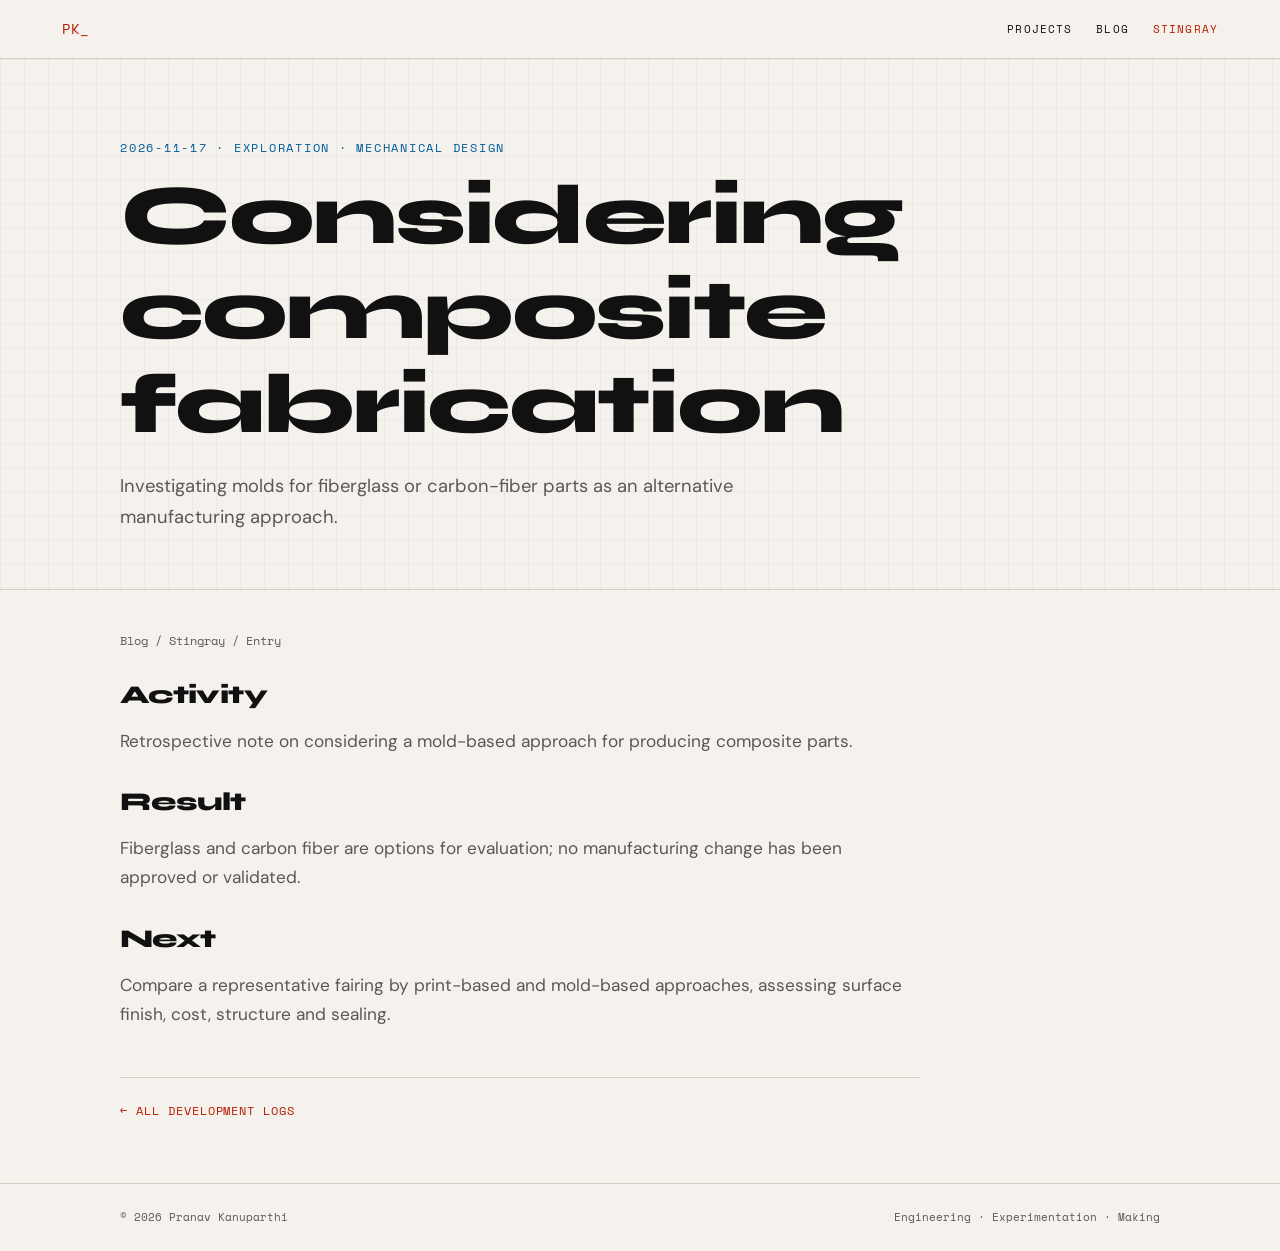
<file: blog/stingray/2026-11-17-composite-molds/index.html>
<!doctype html>
<html lang="en">
<head>
<meta charset="utf-8">
<meta name="viewport" content="width=device-width, initial-scale=1">
<title>Considering composite fabrication — Pranav Kanuparthi</title>
<meta name="description" content="Investigating molds for fiberglass or carbon-fiber parts as an alternative manufacturing approach.">
<link rel="canonical" href="https://pranavkanuparthi.com/blog/stingray/2026-11-17-composite-molds/">
<link rel="preconnect" href="https://fonts.googleapis.com">
<link rel="preconnect" href="https://fonts.gstatic.com" crossorigin>
<link href="https://fonts.googleapis.com/css2?family=Space+Mono:wght@400;700&amp;family=Syne:wght@400;600;700;800&amp;family=DM+Sans:wght@400;500;600&amp;display=swap" rel="stylesheet">
<link rel="stylesheet" href="/blog/assets/journal.css">
</head>
<body>
<nav aria-label="Main navigation"><div class="nav-inner"><a class="logo" href="/" aria-label="Pranav Kanuparthi home">PK_</a><div class="nav-links"><a href="/#projects">Projects</a><a href="/blog/">Blog</a><a href="/blog/stingray/" aria-current="page">Stingray</a></div></div></nav>
<main><header class="hero"><div class="wrap"><p class="kicker">2026-11-17 · Exploration · Mechanical design</p><h1>Considering composite fabrication</h1><p class="intro">Investigating molds for fiberglass or carbon-fiber parts as an alternative manufacturing approach.</p></div></header><div class="wrap"><article class="article"><div class="crumbs"><a href="/blog/">Blog</a> / <a href="/blog/stingray/">Stingray</a> / Entry</div><h2>Activity</h2><p>Retrospective note on considering a mold-based approach for producing composite parts.</p><h2>Result</h2><p>Fiberglass and carbon fiber are options for evaluation; no manufacturing change has been approved or validated.</p><h2>Next</h2><p>Compare a representative fairing by print-based and mold-based approaches, assessing surface finish, cost, structure and sealing.</p><div class="article-nav"><a class="link" href="/blog/stingray/">← All development logs</a></div></article></div></main>
<footer><div class="wrap"><span>© 2026 Pranav Kanuparthi</span><span>Engineering · Experimentation · Making</span></div></footer>
</body>
</html>
</file>
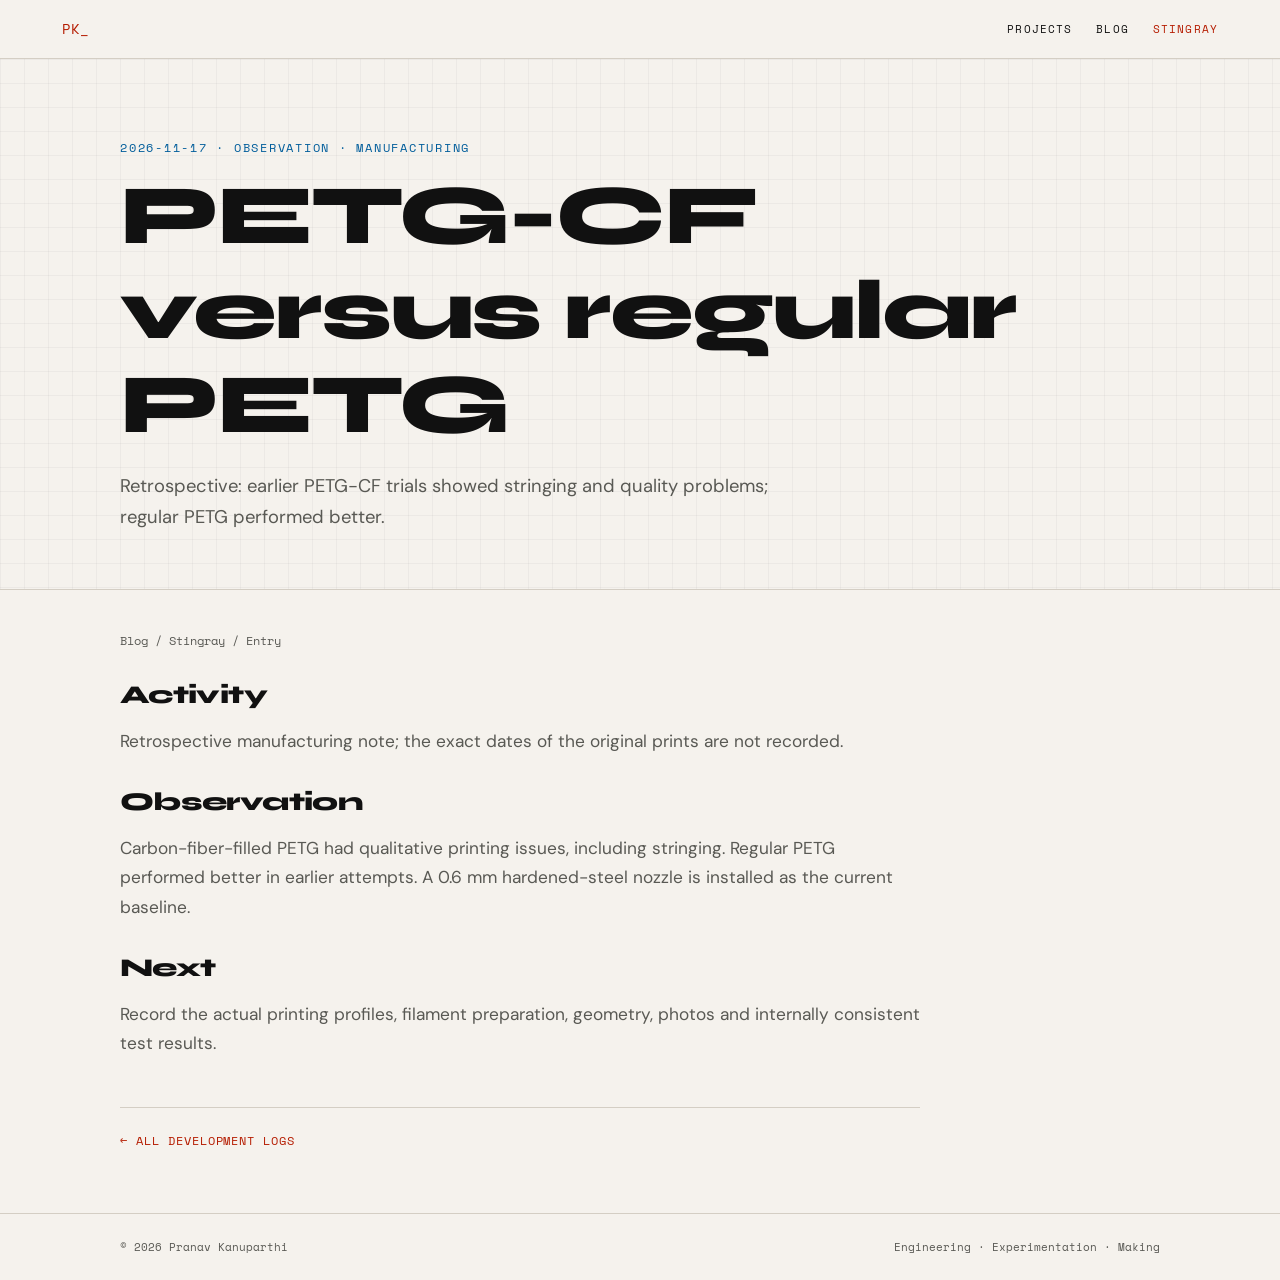
<file: blog/stingray/2026-11-17-filament-experience/index.html>
<!doctype html>
<html lang="en">
<head>
<meta charset="utf-8">
<meta name="viewport" content="width=device-width, initial-scale=1">
<title>PETG-CF versus regular PETG — Pranav Kanuparthi</title>
<meta name="description" content="Retrospective: earlier PETG-CF trials showed stringing and quality problems; regular PETG performed better.">
<link rel="canonical" href="https://pranavkanuparthi.com/blog/stingray/2026-11-17-filament-experience/">
<link rel="preconnect" href="https://fonts.googleapis.com">
<link rel="preconnect" href="https://fonts.gstatic.com" crossorigin>
<link href="https://fonts.googleapis.com/css2?family=Space+Mono:wght@400;700&amp;family=Syne:wght@400;600;700;800&amp;family=DM+Sans:wght@400;500;600&amp;display=swap" rel="stylesheet">
<link rel="stylesheet" href="/blog/assets/journal.css">
</head>
<body>
<nav aria-label="Main navigation"><div class="nav-inner"><a class="logo" href="/" aria-label="Pranav Kanuparthi home">PK_</a><div class="nav-links"><a href="/#projects">Projects</a><a href="/blog/">Blog</a><a href="/blog/stingray/" aria-current="page">Stingray</a></div></div></nav>
<main><header class="hero"><div class="wrap"><p class="kicker">2026-11-17 · Observation · Manufacturing</p><h1>PETG-CF versus regular PETG</h1><p class="intro">Retrospective: earlier PETG-CF trials showed stringing and quality problems; regular PETG performed better.</p></div></header><div class="wrap"><article class="article"><div class="crumbs"><a href="/blog/">Blog</a> / <a href="/blog/stingray/">Stingray</a> / Entry</div><h2>Activity</h2><p>Retrospective manufacturing note; the exact dates of the original prints are not recorded.</p><h2>Observation</h2><p>Carbon-fiber-filled PETG had qualitative printing issues, including stringing. Regular PETG performed better in earlier attempts. A 0.6 mm hardened-steel nozzle is installed as the current baseline.</p><h2>Next</h2><p>Record the actual printing profiles, filament preparation, geometry, photos and internally consistent test results.</p><div class="article-nav"><a class="link" href="/blog/stingray/">← All development logs</a></div></article></div></main>
<footer><div class="wrap"><span>© 2026 Pranav Kanuparthi</span><span>Engineering · Experimentation · Making</span></div></footer>
</body>
</html>
</file>
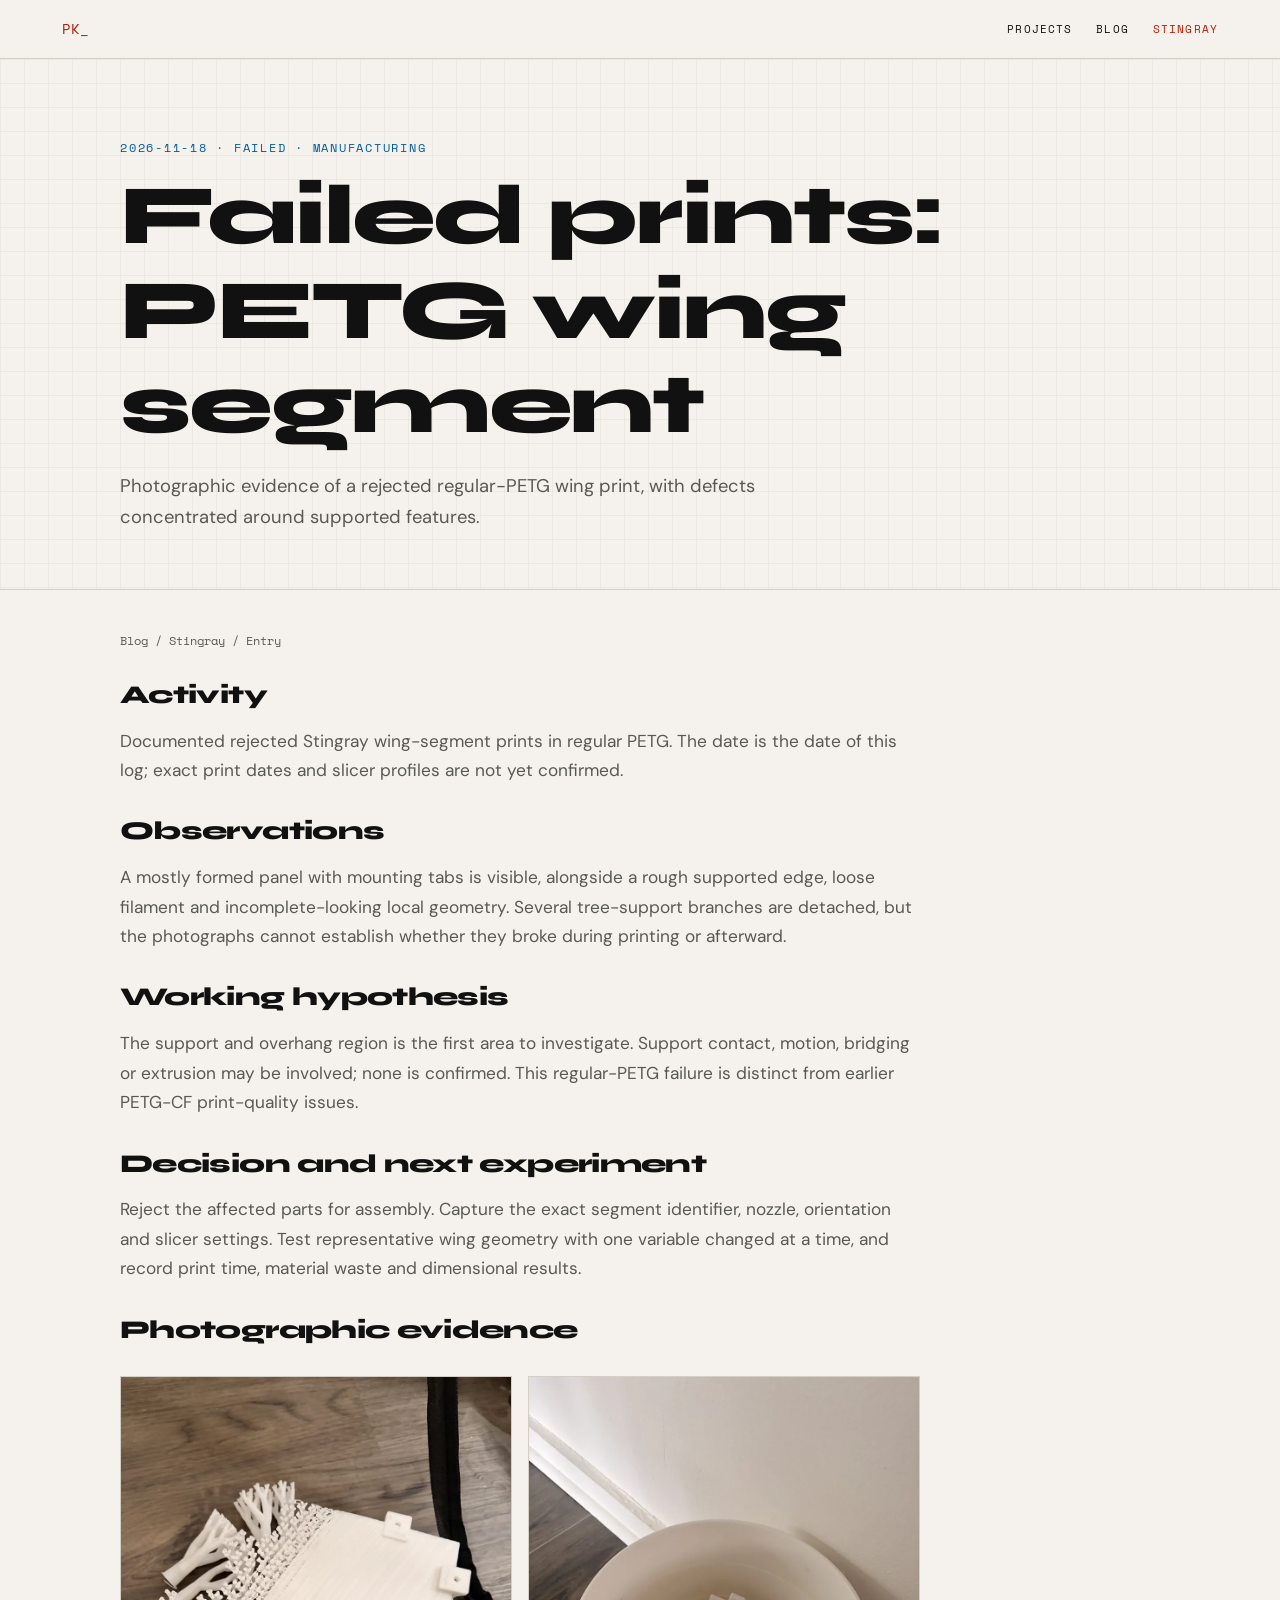
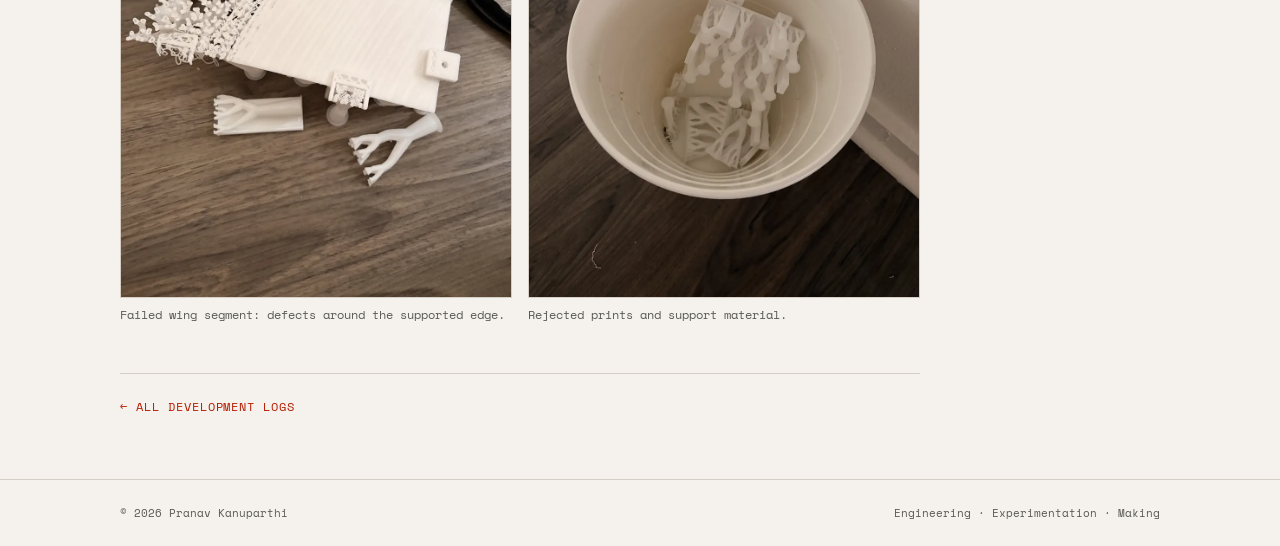
<file: blog/stingray/2026-11-18-petg-wing-failure/index.html>
<!doctype html>
<html lang="en">
<head>
<meta charset="utf-8">
<meta name="viewport" content="width=device-width, initial-scale=1">
<title>Failed prints: PETG wing segment — Pranav Kanuparthi</title>
<meta name="description" content="Photographic evidence of a rejected regular-PETG wing print, with defects concentrated around supported features.">
<link rel="canonical" href="https://pranavkanuparthi.com/blog/stingray/2026-11-18-petg-wing-failure/">
<link rel="preconnect" href="https://fonts.googleapis.com">
<link rel="preconnect" href="https://fonts.gstatic.com" crossorigin>
<link href="https://fonts.googleapis.com/css2?family=Space+Mono:wght@400;700&amp;family=Syne:wght@400;600;700;800&amp;family=DM+Sans:wght@400;500;600&amp;display=swap" rel="stylesheet">
<link rel="stylesheet" href="/blog/assets/journal.css">
</head>
<body>
<nav aria-label="Main navigation"><div class="nav-inner"><a class="logo" href="/" aria-label="Pranav Kanuparthi home">PK_</a><div class="nav-links"><a href="/#projects">Projects</a><a href="/blog/">Blog</a><a href="/blog/stingray/" aria-current="page">Stingray</a></div></div></nav>
<main><header class="hero"><div class="wrap"><p class="kicker">2026-11-18 · Failed · Manufacturing</p><h1>Failed prints: PETG wing segment</h1><p class="intro">Photographic evidence of a rejected regular-PETG wing print, with defects concentrated around supported features.</p></div></header><div class="wrap"><article class="article"><div class="crumbs"><a href="/blog/">Blog</a> / <a href="/blog/stingray/">Stingray</a> / Entry</div><h2>Activity</h2><p>Documented rejected Stingray wing-segment prints in regular PETG. The date is the date of this log; exact print dates and slicer profiles are not yet confirmed.</p><h2>Observations</h2><p>A mostly formed panel with mounting tabs is visible, alongside a rough supported edge, loose filament and incomplete-looking local geometry. Several tree-support branches are detached, but the photographs cannot establish whether they broke during printing or afterward.</p><h2>Working hypothesis</h2><p>The support and overhang region is the first area to investigate. Support contact, motion, bridging or extrusion may be involved; none is confirmed. This regular-PETG failure is distinct from earlier PETG-CF print-quality issues.</p><h2>Decision and next experiment</h2><p>Reject the affected parts for assembly. Capture the exact segment identifier, nozzle, orientation and slicer settings. Test representative wing geometry with one variable changed at a time, and record print time, material waste and dimensional results.</p><h2>Photographic evidence</h2><div class="photos"><figure><a href="/blog/assets/wing-print-detail.webp"><img src="/blog/assets/wing-print-detail.webp" loading="lazy" width="900" height="1200" alt="White PETG wing segment with mounting tabs, rough supported edge, loose filament and detached tree supports"></a><figcaption>Failed wing segment: defects around the supported edge.</figcaption></figure><figure><a href="/blog/assets/wing-print-discarded.webp"><img src="/blog/assets/wing-print-discarded.webp" loading="lazy" width="900" height="1200" alt="Discarded white prototype print sections and tree supports in a container"></a><figcaption>Rejected prints and support material.</figcaption></figure></div><div class="article-nav"><a class="link" href="/blog/stingray/">← All development logs</a></div></article></div></main>
<footer><div class="wrap"><span>© 2026 Pranav Kanuparthi</span><span>Engineering · Experimentation · Making</span></div></footer>
</body>
</html>
</file>
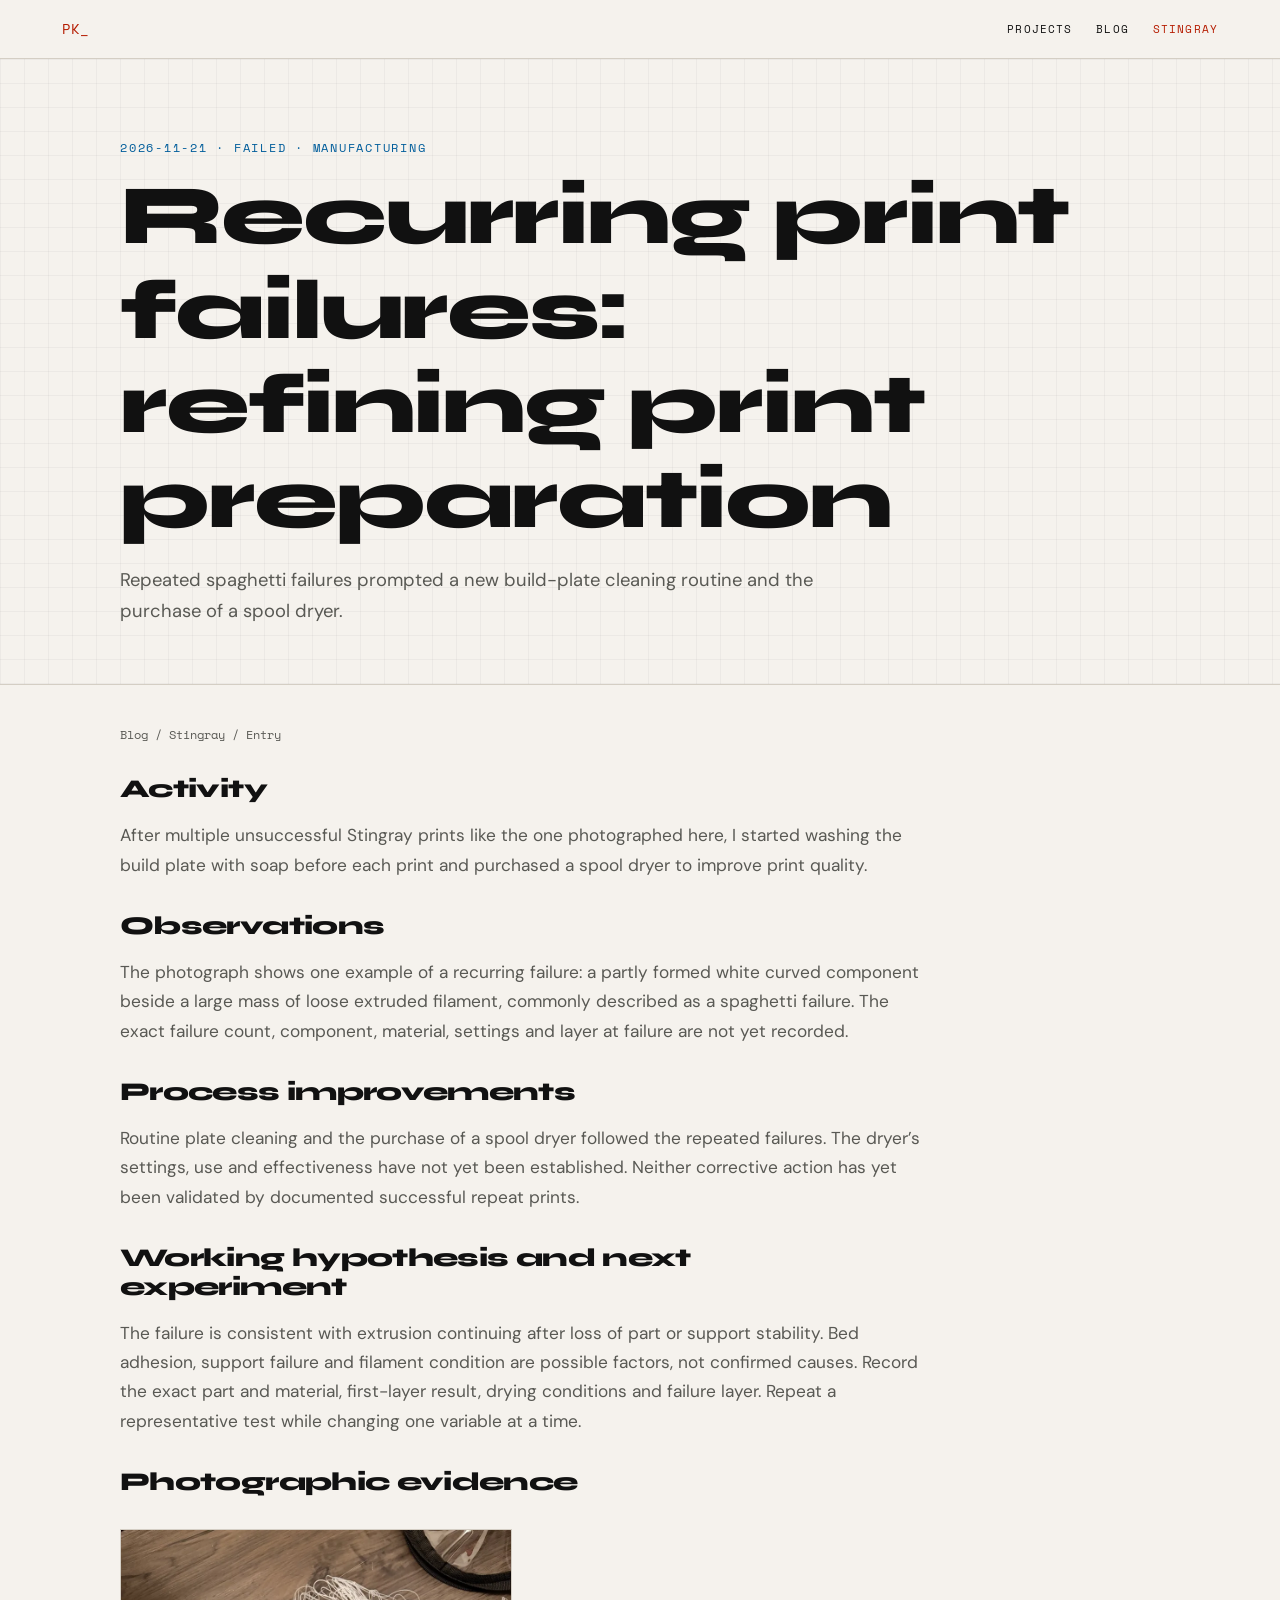
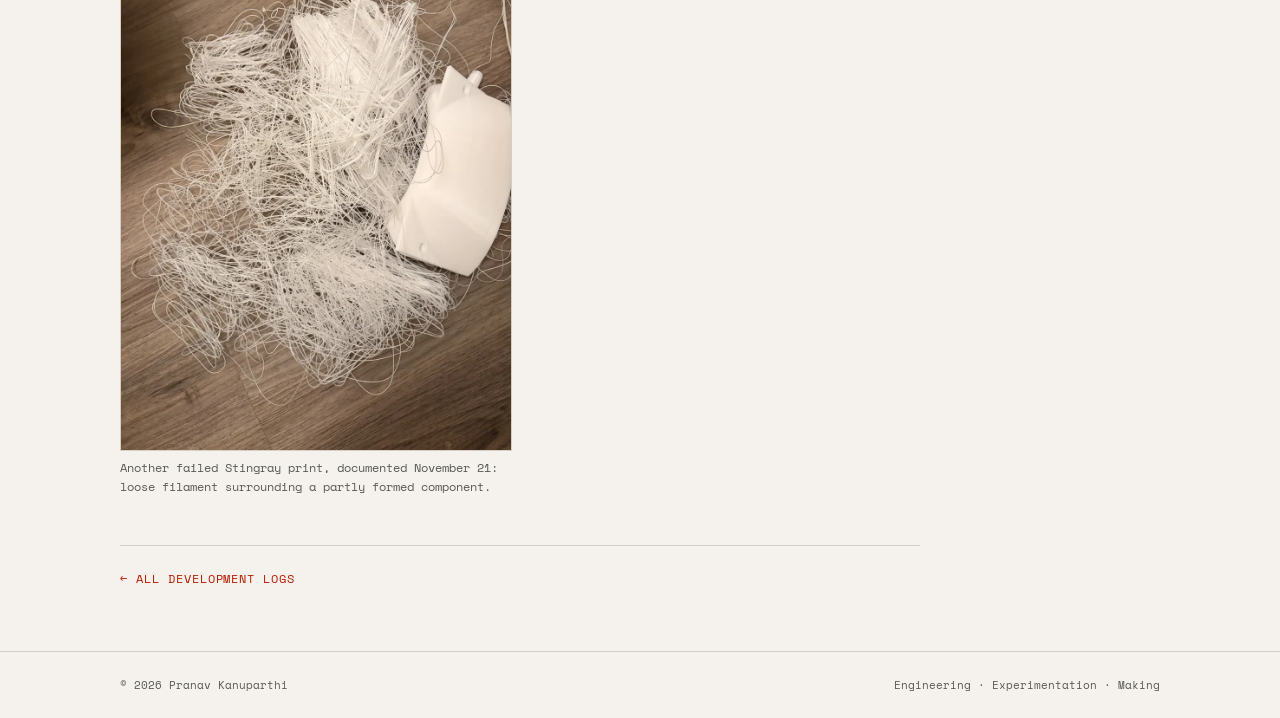
<file: blog/stingray/2026-11-21-spaghetti-failure-print-preparation/index.html>
<!doctype html>
<html lang="en">
<head>
<meta charset="utf-8">
<meta name="viewport" content="width=device-width, initial-scale=1">
<title>Recurring print failures: refining print preparation — Pranav Kanuparthi</title>
<meta name="description" content="Repeated spaghetti failures prompted a new build-plate cleaning routine and the purchase of a spool dryer.">
<link rel="canonical" href="https://pranavkanuparthi.com/blog/stingray/2026-11-21-spaghetti-failure-print-preparation/">
<link rel="preconnect" href="https://fonts.googleapis.com">
<link rel="preconnect" href="https://fonts.gstatic.com" crossorigin>
<link href="https://fonts.googleapis.com/css2?family=Space+Mono:wght@400;700&amp;family=Syne:wght@400;600;700;800&amp;family=DM+Sans:wght@400;500;600&amp;display=swap" rel="stylesheet">
<link rel="stylesheet" href="/blog/assets/journal.css">
</head>
<body>
<nav aria-label="Main navigation"><div class="nav-inner"><a class="logo" href="/" aria-label="Pranav Kanuparthi home">PK_</a><div class="nav-links"><a href="/#projects">Projects</a><a href="/blog/">Blog</a><a href="/blog/stingray/" aria-current="page">Stingray</a></div></div></nav>
<main><header class="hero"><div class="wrap"><p class="kicker">2026-11-21 · Failed · Manufacturing</p><h1>Recurring print failures: refining print preparation</h1><p class="intro">Repeated spaghetti failures prompted a new build-plate cleaning routine and the purchase of a spool dryer.</p></div></header><div class="wrap"><article class="article"><div class="crumbs"><a href="/blog/">Blog</a> / <a href="/blog/stingray/">Stingray</a> / Entry</div><h2>Activity</h2><p>After multiple unsuccessful Stingray prints like the one photographed here, I started washing the build plate with soap before each print and purchased a spool dryer to improve print quality.</p><h2>Observations</h2><p>The photograph shows one example of a recurring failure: a partly formed white curved component beside a large mass of loose extruded filament, commonly described as a spaghetti failure. The exact failure count, component, material, settings and layer at failure are not yet recorded.</p><h2>Process improvements</h2><p>Routine plate cleaning and the purchase of a spool dryer followed the repeated failures. The dryer’s settings, use and effectiveness have not yet been established. Neither corrective action has yet been validated by documented successful repeat prints.</p><h2>Working hypothesis and next experiment</h2><p>The failure is consistent with extrusion continuing after loss of part or support stability. Bed adhesion, support failure and filament condition are possible factors, not confirmed causes. Record the exact part and material, first-layer result, drying conditions and failure layer. Repeat a representative test while changing one variable at a time.</p><h2>Photographic evidence</h2><div class="photos"><figure><a href="/blog/assets/2026-11-21-spaghetti-print.webp"><img src="/blog/assets/2026-11-21-spaghetti-print.webp" loading="lazy" width="900" height="1200" alt="Partially formed white curved print beside a large tangle of loose white filament"></a><figcaption>Another failed Stingray print, documented November 21: loose filament surrounding a partly formed component.</figcaption></figure></div><div class="article-nav"><a class="link" href="/blog/stingray/">← All development logs</a></div></article></div></main>
<footer><div class="wrap"><span>© 2026 Pranav Kanuparthi</span><span>Engineering · Experimentation · Making</span></div></footer>
</body>
</html>
</file>
<file: blog/assets/journal.css>
:root {
  --paper:#f5f2ed; --panel:#ede9e2; --ink:#111; --muted:#595954;
  --line:#d4cec4; --accent:#ff2800; --accent-ink:#b51c00; --blue:#005d9b;
  --display:'Syne',sans-serif; --mono:'Space Mono',monospace; --body:'DM Sans',sans-serif;
}
* { box-sizing:border-box; }
html { scroll-behavior:smooth; }
body { margin:0; color:var(--ink); background:var(--paper); font:16px/1.7 var(--body); }
a { color:inherit; text-decoration:none; }
a:focus-visible { outline:2px solid var(--blue); outline-offset:4px; }
nav { border-bottom:1px solid var(--line); background:var(--paper); }
.nav-inner { display:flex; align-items:center; justify-content:space-between; flex-wrap:wrap; gap:1rem; max-width:1220px; margin:auto; padding:1.2rem 2rem; }
.logo { color:var(--accent-ink); font: .86rem var(--mono); }
.nav-links { display:flex; gap:1.5rem; flex-wrap:wrap; }
.nav-links a,.mono { font:.71rem/1.6 var(--mono); letter-spacing:.1em; text-transform:uppercase; }
.nav-links a:hover,.nav-links a[aria-current] { color:var(--accent-ink); }
.wrap { max-width:1104px; padding:0 2rem; margin:auto; }
.hero { background-image:linear-gradient(rgba(0,0,0,.035) 1px, transparent 1px),linear-gradient(90deg,rgba(0,0,0,.035) 1px,transparent 1px); background-size:24px 24px; border-bottom:1px solid var(--line); padding:5rem 0 3.5rem; }
.kicker { color:var(--blue); margin:0 0 .8rem; font:.73rem var(--mono); letter-spacing:.15em; text-transform:uppercase; }
h1,h2,h3 { font-family:var(--display); line-height:1.12; margin:0; letter-spacing:-.025em; }
h1 { font-size:clamp(2.7rem,6.6vw,5.5rem); font-weight:800; max-width:1000px; }
h2 { font-size:clamp(1.8rem,3vw,2.6rem); font-weight:800; }
h3 { font-size:1.45rem; font-weight:700; }
.intro { max-width:700px; color:var(--muted); font-size:1.15rem; margin:1.1rem 0 0; }
.stats { display:flex; flex-wrap:wrap; gap:1.6rem 3rem; margin-top:2rem; }
.stats div { display:flex; flex-direction:column; }
.stats strong { font:800 2rem/1.2 var(--display); color:var(--accent-ink); }
.stats span { color:var(--muted); }
.section { padding:3rem 0; }
.heading-row { display:flex; justify-content:space-between; flex-wrap:wrap; align-items:end; gap:1rem; margin-bottom:1.4rem; }
.project-card { display:block; border:1px solid var(--line); background:var(--panel); padding:2rem; transition:border-color .2s; }
.project-card:hover,.card:hover { border-color:var(--accent); }
.project-card p,.card p { color:var(--muted); margin-bottom:0; }
.link { display:inline-block; font:.75rem var(--mono); color:var(--accent-ink); text-transform:uppercase; letter-spacing:.08em; }
.project-card .link,.card .link { margin-top:1.25rem; }
.grid { display:grid; grid-template-columns:repeat(2,minmax(0,1fr)); gap:1rem; }
.card { display:flex; flex-direction:column; padding:1.5rem; background:var(--panel); border:1px solid var(--line); }
.card h3 { margin:.65rem 0 0; }
.meta { font:.69rem/1.6 var(--mono); letter-spacing:.05em; color:var(--muted); display:flex; align-items:center; flex-wrap:wrap; gap:.55rem; }
.tag { display:inline-block; border:1px solid var(--line); padding:.12rem .42rem; color:var(--blue); text-transform:uppercase; }
.tag.failed { border-color:#d9a99f; color:var(--accent-ink); background:#f8e6e1; }
.archive { border-top:1px solid var(--line); }
.log-row { display:grid; grid-template-columns:140px minmax(0,1fr) auto; gap:1rem; align-items:start; padding:1.3rem 0; border-bottom:1px solid var(--line); }
.log-row:hover h3 { color:var(--accent-ink); }
.log-row p { margin:.45rem 0 0; color:var(--muted); }
.log-date { font:.76rem/1.6 var(--mono); color:var(--muted); padding-top:.35rem; }
.article { max-width:800px; padding:2.6rem 0 4rem; }
.article h2 { font-size:1.6rem; margin:2rem 0 .5rem; }
.article p { color:var(--muted); font-size:1.08rem; }
.article-nav { display:flex; flex-wrap:wrap; gap:1rem; justify-content:space-between; border-top:1px solid var(--line); padding-top:1.5rem; margin-top:3rem; }
.crumbs { margin-bottom:1.25rem; font:.72rem var(--mono); color:var(--muted); }
.crumbs a:hover { color:var(--accent-ink); text-decoration:underline; }
.photos { display:grid; gap:1rem; grid-template-columns:repeat(2,minmax(0,1fr)); margin-top:2rem; }
figure { margin:0; }
figure a { display:block; }
figure img { display:block; width:100%; height:auto; border:1px solid var(--line); background:var(--panel); }
figcaption { margin-top:.45rem; font:.78rem/1.55 var(--mono); color:var(--muted); }
.note { border-left:3px solid var(--blue); background:var(--panel); padding:1rem 1.25rem; color:var(--muted); margin:1.5rem 0; }
footer { border-top:1px solid var(--line); padding:1.5rem 0; color:var(--muted); font:.68rem/1.7 var(--mono); }
footer .wrap { display:flex; flex-wrap:wrap; justify-content:space-between; gap:1rem; }
@media(max-width:650px) {
  .wrap,.nav-inner { padding-left:1.25rem; padding-right:1.25rem; }
  .hero { padding:3rem 0 2.5rem; }
  .nav-links { gap:1rem; }
  .grid,.photos { grid-template-columns:1fr; }
  .log-row { grid-template-columns:1fr; gap:.35rem; }
  .log-row .tag { justify-self:start; }
  .section { padding:2.4rem 0; }
}
@media(prefers-reduced-motion:reduce) { html { scroll-behavior:auto; } }
</file>
